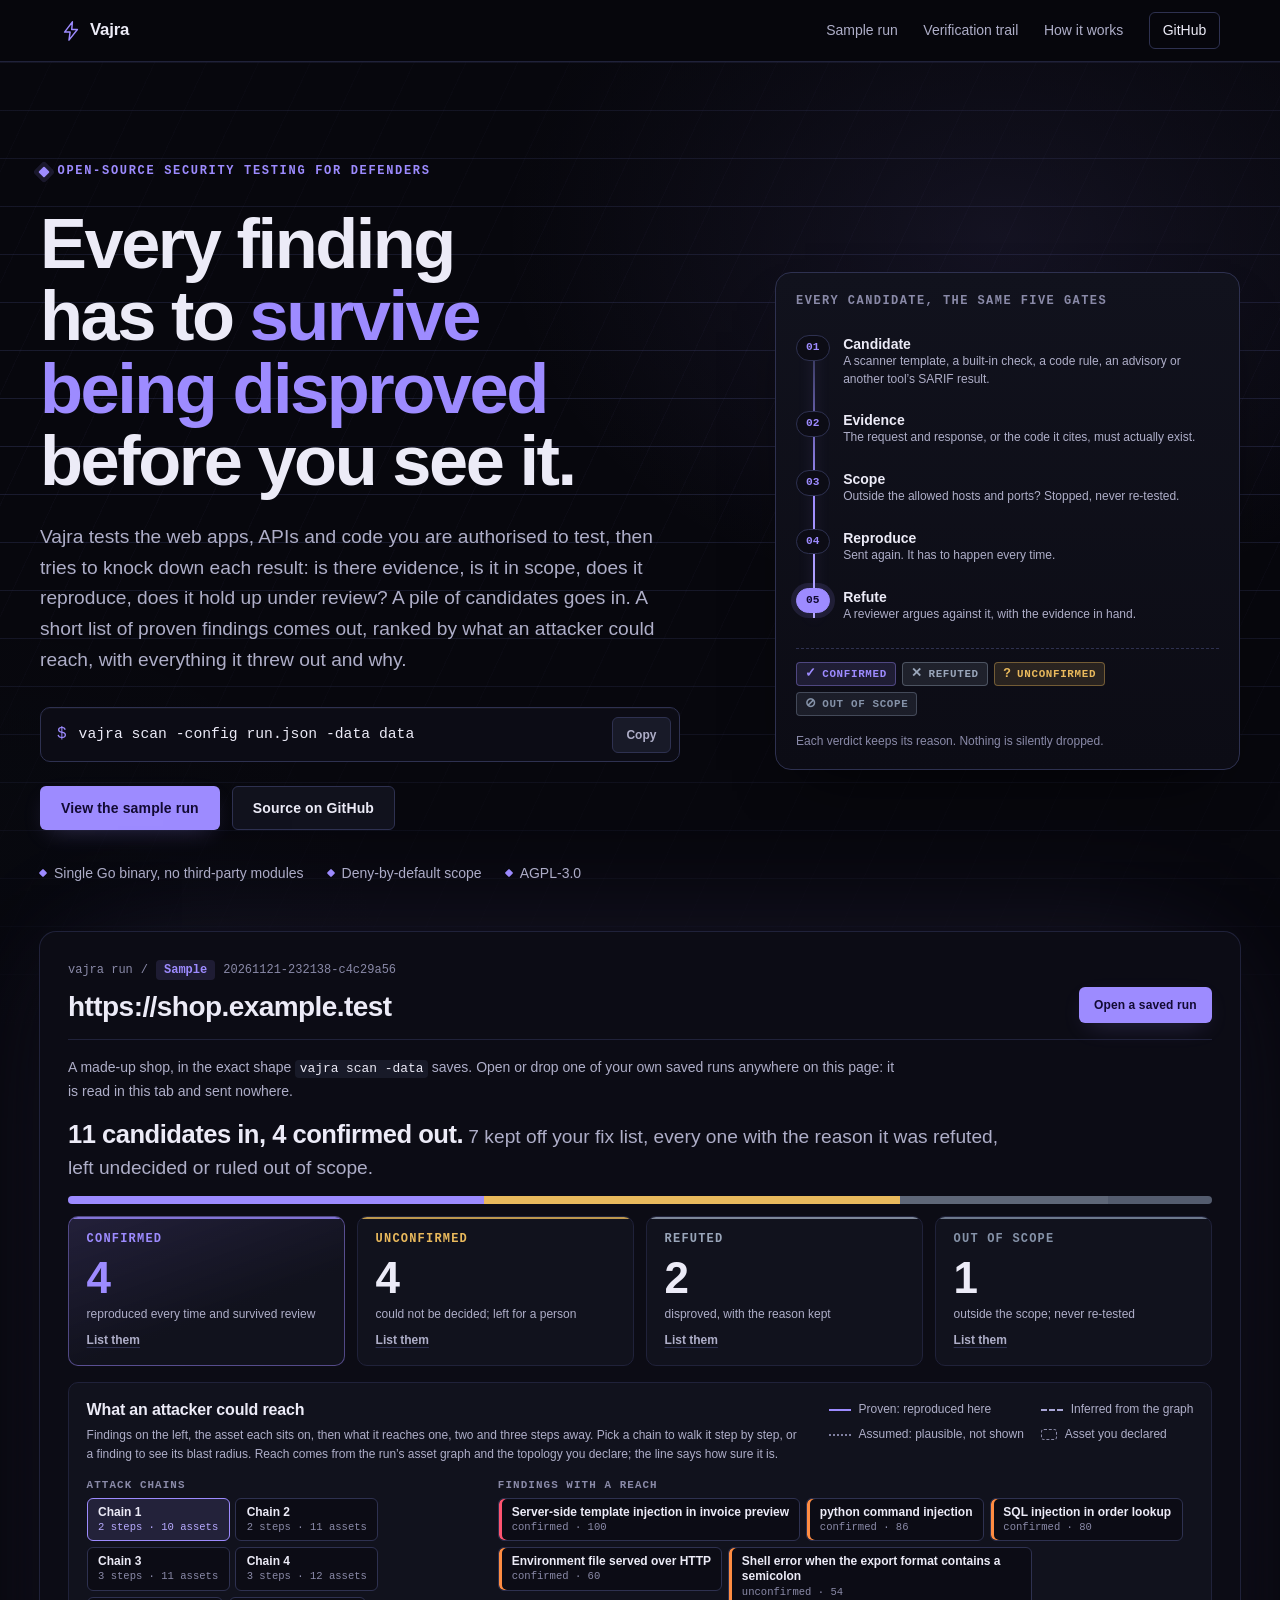
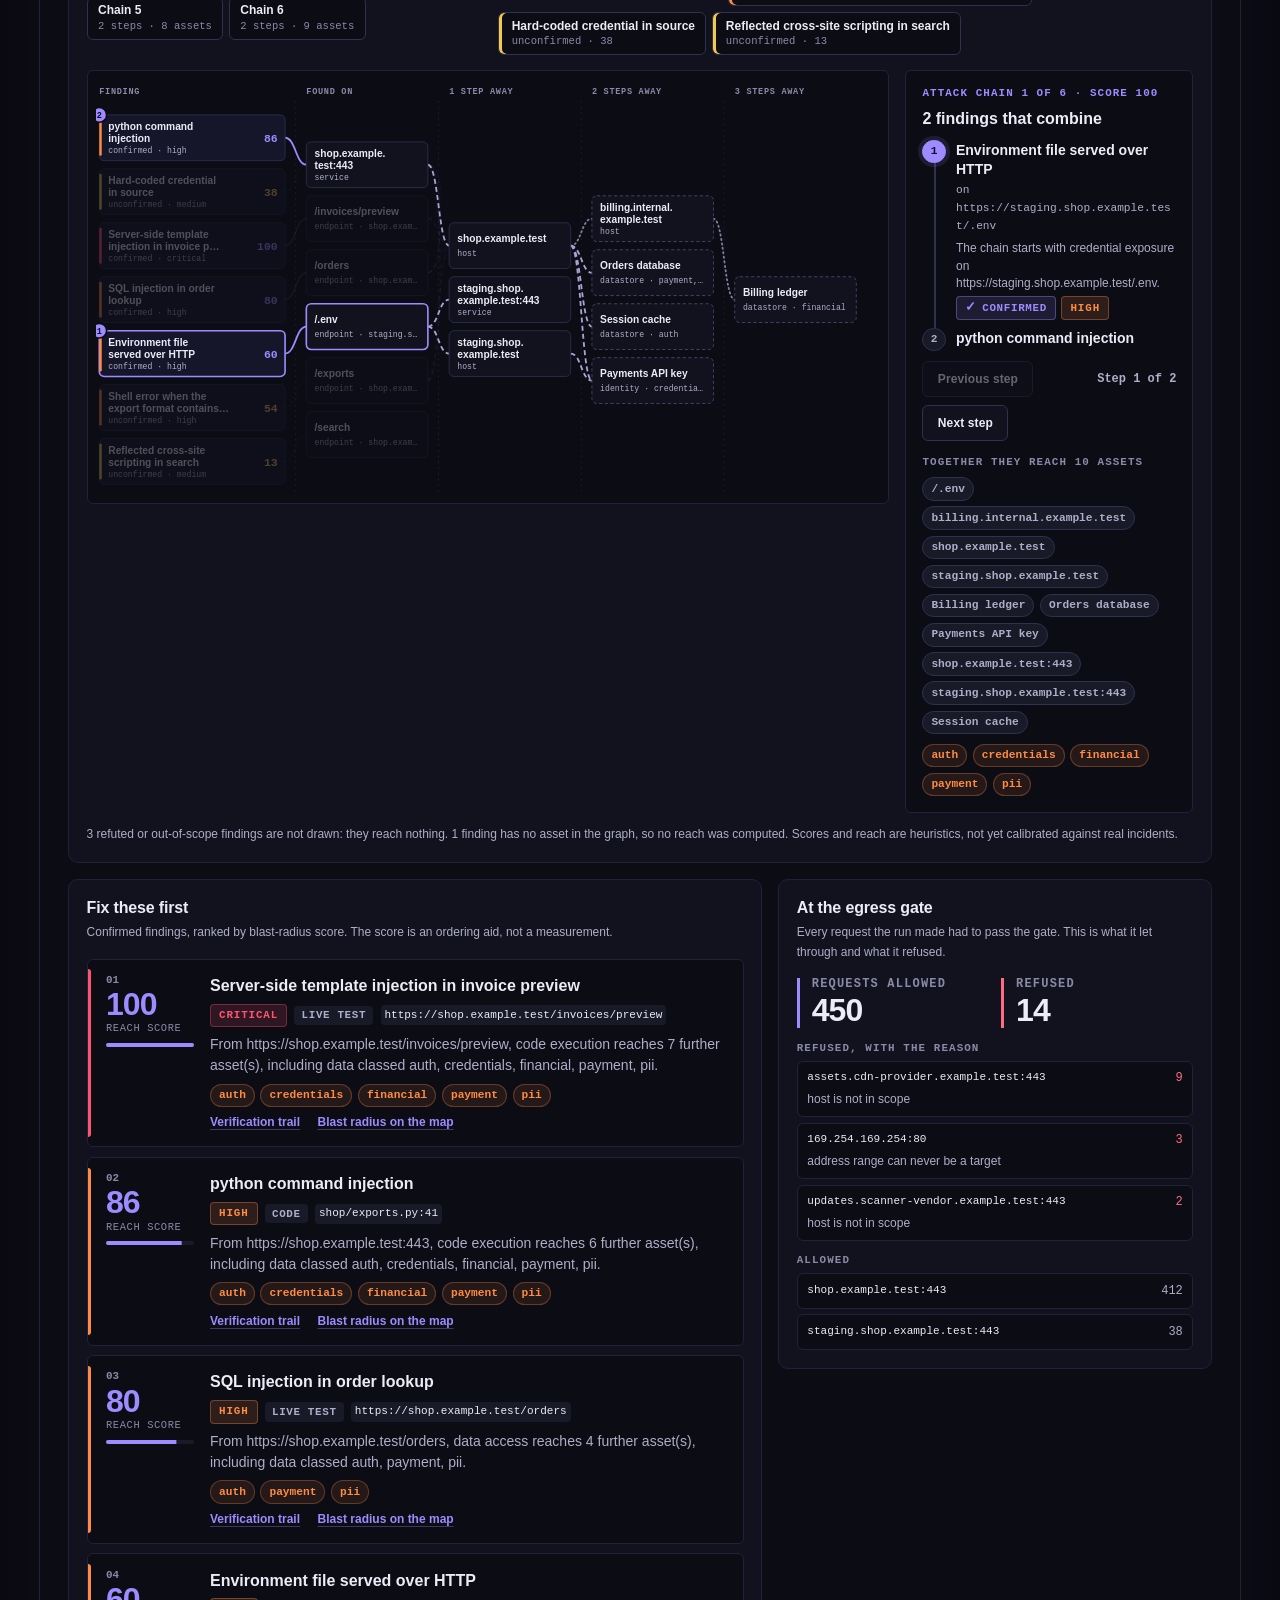
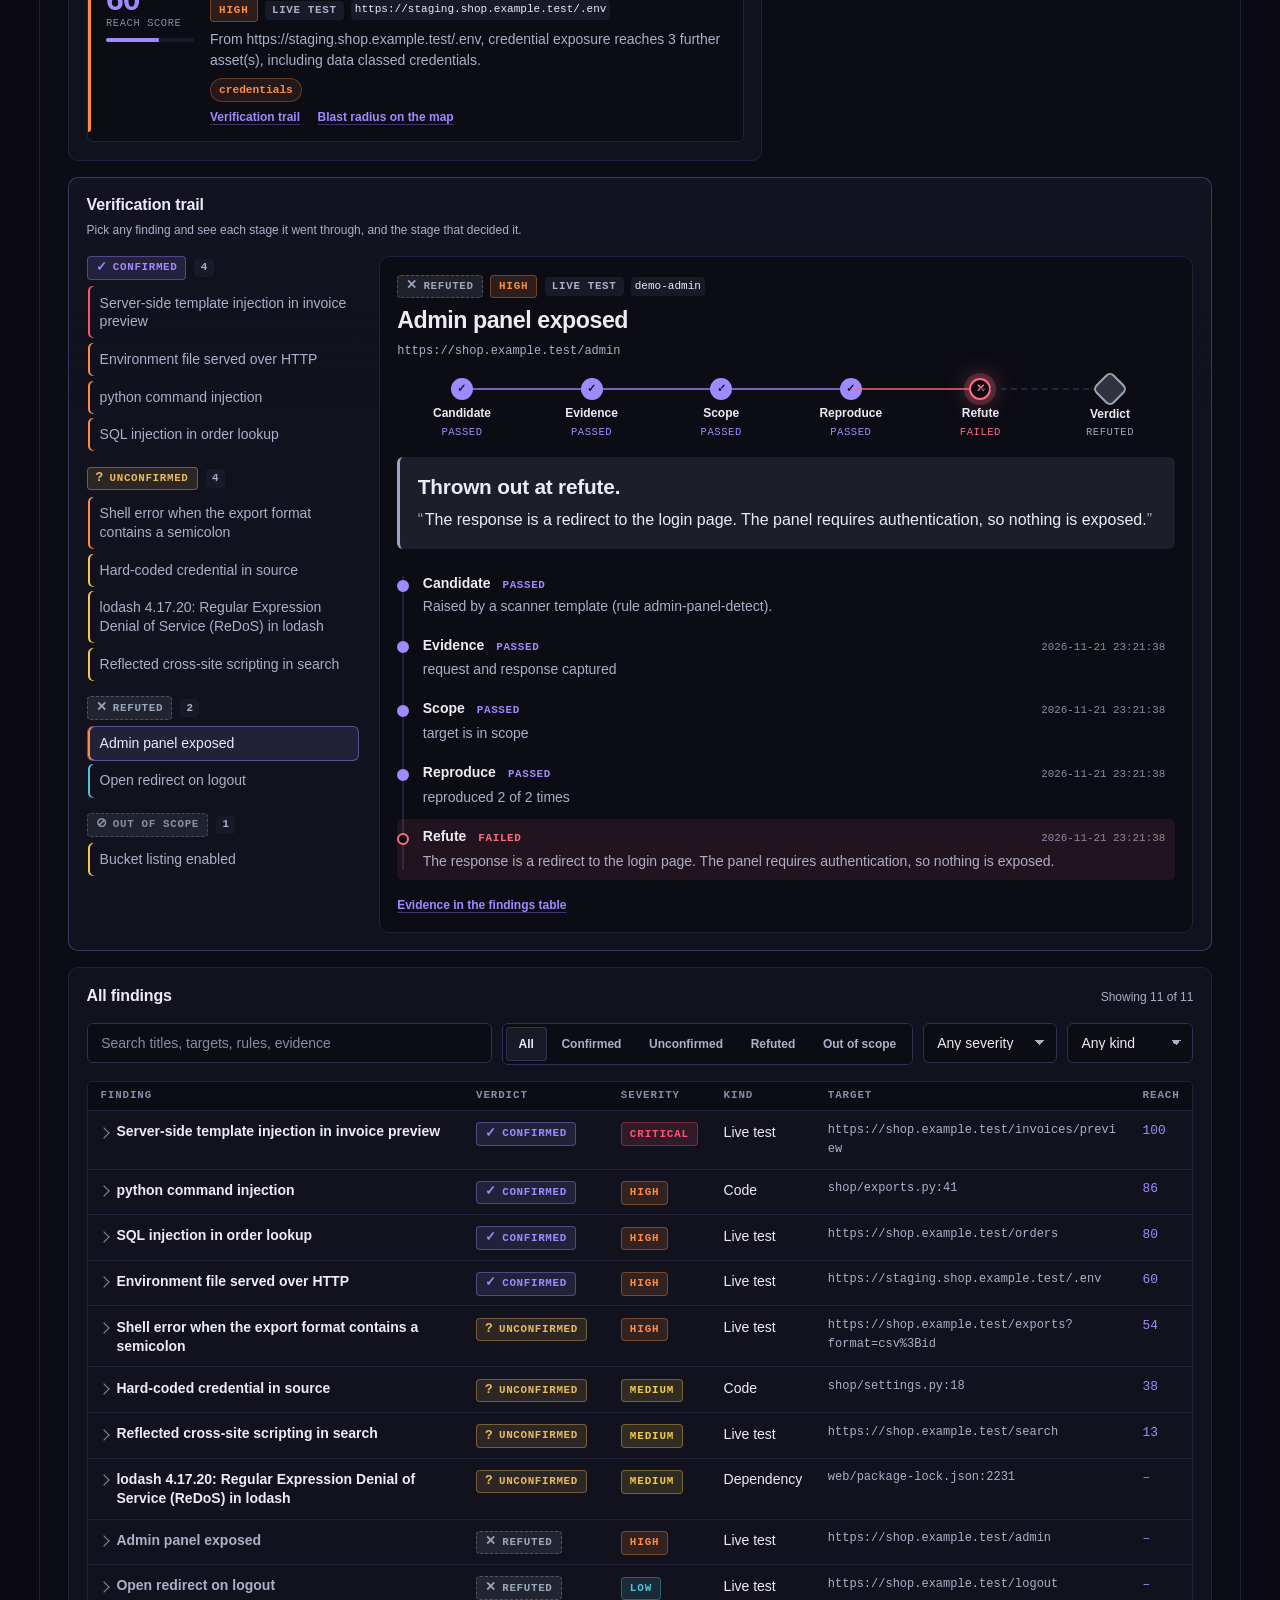
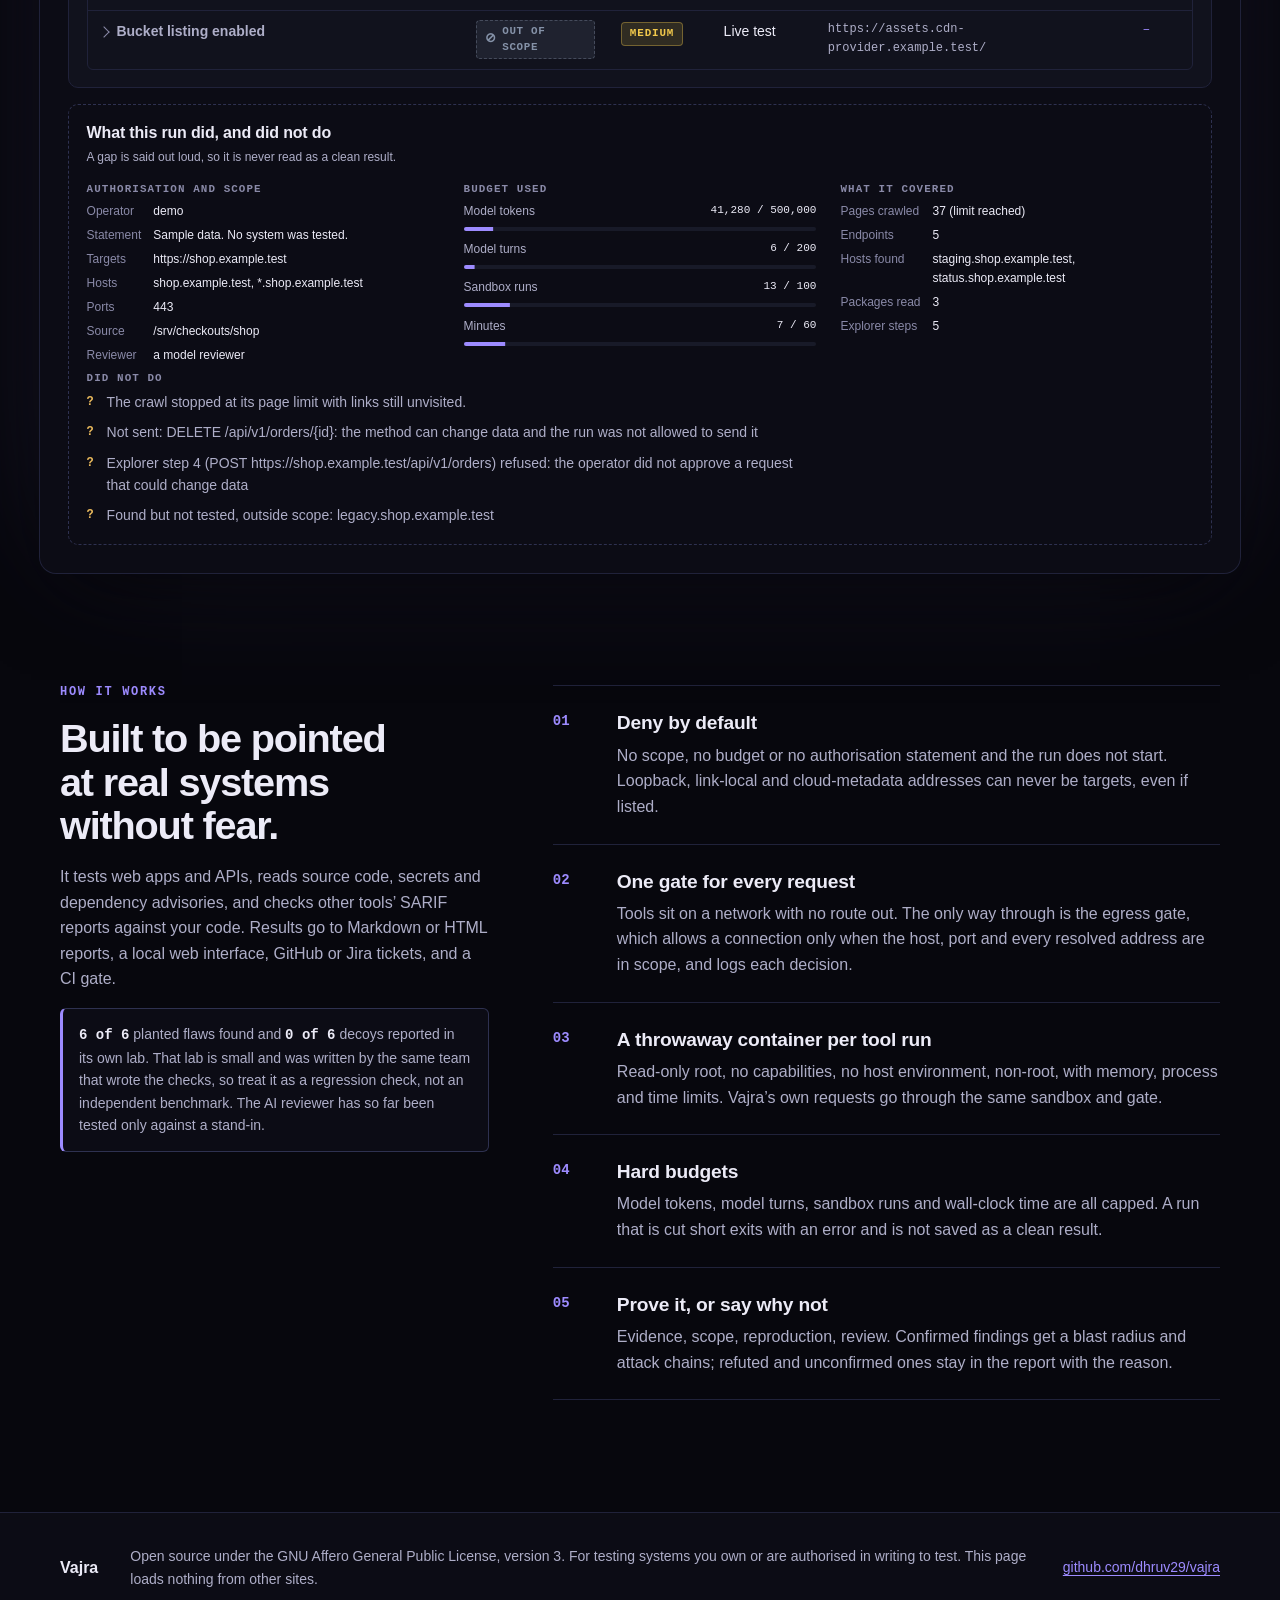
<file: docs/index.html>
<!doctype html>
<html lang="en">
<head>
  <meta charset="utf-8">
  <meta name="viewport" content="width=device-width, initial-scale=1">
  <!-- Nothing is loaded from anywhere else, and a run you open stays in this tab. -->
  <meta http-equiv="Content-Security-Policy" content="default-src 'none'; script-src 'self'; style-src 'self'; img-src 'self' data:; base-uri 'none'; form-action 'none'">
  <meta name="referrer" content="no-referrer">
  <meta name="color-scheme" content="dark">
  <title>Vajra: security testing that tries to disprove every finding first</title>
  <meta name="description" content="Vajra tests web apps, APIs and code you are authorised to test, then puts every result through evidence, scope, reproduction and review. What survives is a short list of proven findings, ranked by what an attacker could reach.">
  <link rel="stylesheet" href="app.css?v=1">
</head>
<body>
  <a class="skip-link" href="#run">Skip to the sample run</a>

  <header class="topbar">
    <div class="topbar-inner">
      <a class="brand" href="#top" aria-label="Vajra, top of page">
        <svg class="brand-mark" viewBox="0 0 24 24" aria-hidden="true" focusable="false">
          <path d="M13.5 2 5 13.2h6L9.8 22 19 10.4h-6.2z" fill="none" stroke="currentColor" stroke-width="1.6" stroke-linejoin="round"/>
        </svg>
        <span>Vajra</span>
      </a>
      <nav class="topnav" aria-label="Main">
        <a href="#run">Sample run</a>
        <a href="#trail-heading">Verification trail</a>
        <a href="#how">How it works</a>
        <a class="topnav-cta" href="https://github.com/dhruv29/vajra" rel="noopener">GitHub</a>
      </nav>
    </div>
  </header>

  <main id="top">
    <section class="hero" aria-labelledby="hero-heading">
      <div class="hero-inner">
        <div class="hero-copy">
          <p class="eyebrow"><span class="eyebrow-dot" aria-hidden="true"></span>Open-source security testing for defenders</p>
          <h1 id="hero-heading">Every finding has to <span class="hl">survive being disproved</span> before you see it.</h1>
          <p class="hero-lede">
            Vajra tests the web apps, APIs and code you are authorised to test, then tries to knock down
            each result: is there evidence, is it in scope, does it reproduce, does it hold up under review?
            A pile of candidates goes in. A short list of proven findings comes out, ranked by what an
            attacker could reach, with everything it threw out and why.
          </p>
          <div class="command">
            <span class="command-prompt" aria-hidden="true">$</span>
            <code id="command-text">vajra scan -config run.json -data data</code>
            <button id="copy" class="command-copy" type="button">Copy</button>
          </div>
          <div class="hero-actions">
            <a class="btn btn-primary" href="#run">View the sample run</a>
            <a class="btn btn-ghost" href="https://github.com/dhruv29/vajra" rel="noopener">Source on GitHub</a>
          </div>
          <ul class="facts" aria-label="Facts">
            <li>Single Go binary, no third-party modules</li>
            <li>Deny-by-default scope</li>
            <li>AGPL-3.0</li>
          </ul>
        </div>

        <figure class="pipe" aria-labelledby="pipe-caption">
          <figcaption id="pipe-caption" class="pipe-caption">Every candidate, the same five gates</figcaption>
          <ol class="pipe-steps">
            <li class="pipe-step"><span class="pipe-n">01</span><strong>Candidate</strong><span class="pipe-sub">A scanner template, a built-in check, a code rule, an advisory or another tool&rsquo;s SARIF result.</span></li>
            <li class="pipe-step"><span class="pipe-n">02</span><strong>Evidence</strong><span class="pipe-sub">The request and response, or the code it cites, must actually exist.</span></li>
            <li class="pipe-step"><span class="pipe-n">03</span><strong>Scope</strong><span class="pipe-sub">Outside the allowed hosts and ports? Stopped, never re-tested.</span></li>
            <li class="pipe-step"><span class="pipe-n">04</span><strong>Reproduce</strong><span class="pipe-sub">Sent again. It has to happen every time.</span></li>
            <li class="pipe-step"><span class="pipe-n">05</span><strong>Refute</strong><span class="pipe-sub">A reviewer argues against it, with the evidence in hand.</span></li>
          </ol>
          <div class="pipe-out" aria-label="Verdicts">
            <span class="verdict-chip" data-status="confirmed">confirmed</span>
            <span class="verdict-chip" data-status="refuted">refuted</span>
            <span class="verdict-chip" data-status="unconfirmed">unconfirmed</span>
            <span class="verdict-chip" data-status="out_of_scope">out of scope</span>
          </div>
          <p class="pipe-foot">Each verdict keeps its reason. Nothing is silently dropped.</p>
        </figure>
      </div>
    </section>

    <section id="run" class="console" aria-labelledby="run-heading">
      <header class="console-bar">
        <div class="console-title">
          <p class="crumb"><span>vajra run</span><span aria-hidden="true">/</span><span id="source-badge" class="badge">Sample</span><span id="run-id" class="crumb-id"></span></p>
          <h2 id="run-heading">Loading</h2>
        </div>
        <div class="console-actions">
          <label class="btn btn-small btn-primary" for="file">Open a saved run</label>
          <input id="file" class="visually-hidden" type="file" accept="application/json,.json">
          <button id="reset" class="btn btn-small btn-ghost" type="button" hidden>Back to the sample</button>
        </div>
      </header>
      <p class="console-hint">A made-up shop, in the exact shape <code>vajra scan -data</code> saves. Open or drop one of your own saved runs anywhere on this page: it is read in this tab and sent nowhere.</p>
      <p id="status" class="status" role="status" aria-live="polite"></p>

      <div class="verdicts">
        <p id="headline" class="headline"></p>
        <svg id="funnel" class="funnel" viewBox="0 0 100 8" preserveAspectRatio="none" aria-hidden="true" focusable="false"></svg>
        <dl id="tally" class="tiles" aria-label="Verdicts"></dl>
      </div>

      <section id="reach-map" class="panel reachmap" aria-labelledby="map-heading">
        <header class="panel-head map-head">
          <div>
            <h3 id="map-heading">What an attacker could reach</h3>
            <p id="map-note" class="panel-note"><span class="wide-only">Findings on the left, the asset each sits on, then what it reaches one, two and three steps away.</span> Pick a chain to walk it step by step, or a finding to see its blast radius. Reach comes from the run&rsquo;s asset graph and the topology you declare; the line says how sure it is.</p>
          </div>
          <ul class="map-legend" aria-label="Legend">
            <li><span class="key key-proven" aria-hidden="true"></span>Proven: reproduced here</li>
            <li><span class="key key-inferred" aria-hidden="true"></span>Inferred from the graph</li>
            <li><span class="key key-assumed" aria-hidden="true"></span>Assumed: plausible, not shown</li>
            <li><span class="key key-declared" aria-hidden="true"></span>Asset you declared</li>
          </ul>
        </header>
        <div class="picker">
          <div class="picker-group">
            <p class="picker-label" id="chains-label">Attack chains</p>
            <ul id="chain-picks" class="pick-list" aria-labelledby="chains-label"></ul>
          </div>
          <div class="picker-group">
            <p class="picker-label" id="finds-label">Findings with a reach</p>
            <ul id="finding-picks" class="pick-list" aria-labelledby="finds-label"></ul>
          </div>
        </div>
        <div class="map-layout">
          <div class="map-canvas" id="map-canvas"></div>
          <div id="map-detail" class="map-detail" aria-live="polite"></div>
        </div>
        <p id="map-caps" class="panel-note map-caps"></p>
        <div class="visually-hidden">
          <h4>Reach map as text</h4>
          <ul id="map-text"></ul>
        </div>
      </section>

      <div class="console-grid">
        <section class="panel queue" aria-labelledby="queue-heading">
          <header class="panel-head">
            <h3 id="queue-heading">Fix these first</h3>
            <p class="panel-note">Confirmed findings, ranked by blast-radius score. The score is an ordering aid, not a measurement.</p>
          </header>
          <ol id="fixfirst" class="fix-list"></ol>
        </section>
        <section class="panel" aria-labelledby="gate-heading">
          <header class="panel-head">
            <h3 id="gate-heading">At the egress gate</h3>
            <p class="panel-note">Every request the run made had to pass the gate. This is what it let through and what it refused.</p>
          </header>
          <div id="gate"></div>
        </section>
      </div>

      <section id="trail" class="panel trail" aria-labelledby="trail-heading">
        <header class="panel-head">
          <h3 id="trail-heading">Verification trail</h3>
          <p class="panel-note">Pick any finding and see each stage it went through, and the stage that decided it.</p>
        </header>
        <div class="trail-layout">
          <div class="trail-pick">
            <label class="select trail-select">
              <span class="visually-hidden">Finding</span>
              <select id="trail-select"></select>
            </label>
            <div id="trail-list" class="trail-list"></div>
          </div>
          <div id="trail-view" class="trail-view" aria-live="polite"></div>
        </div>
      </section>

      <section class="panel inventory" aria-labelledby="findings-heading">
        <header class="panel-head inventory-head">
          <h3 id="findings-heading">All findings</h3>
          <p id="shown" class="panel-note" aria-live="polite"></p>
        </header>
        <div class="toolbar">
          <label class="search">
            <span class="visually-hidden">Search findings</span>
            <input id="query" type="search" placeholder="Search titles, targets, rules, evidence" autocomplete="off" spellcheck="false">
          </label>
          <div class="segmented" role="group" aria-label="Status">
            <button type="button" class="seg" data-status="all" aria-pressed="true">All</button>
            <button type="button" class="seg" data-status="confirmed" aria-pressed="false">Confirmed</button>
            <button type="button" class="seg" data-status="unconfirmed" aria-pressed="false">Unconfirmed</button>
            <button type="button" class="seg" data-status="refuted" aria-pressed="false">Refuted</button>
            <button type="button" class="seg" data-status="out_of_scope" aria-pressed="false">Out of scope</button>
          </div>
          <label class="select">
            <span class="visually-hidden">Severity</span>
            <select id="severity">
              <option value="any">Any severity</option>
              <option value="high">High or worse</option>
              <option value="critical">Critical only</option>
            </select>
          </label>
          <label class="select">
            <span class="visually-hidden">Kind</span>
            <select id="kind">
              <option value="any">Any kind</option>
              <option value="dast">Live test</option>
              <option value="sast">Code</option>
              <option value="sca">Dependency</option>
              <option value="net">Network</option>
            </select>
          </label>
        </div>
        <div id="findings" class="table-wrap"></div>
      </section>

      <section class="panel gaps" aria-labelledby="gaps-heading">
        <header class="panel-head">
          <h3 id="gaps-heading">What this run did, and did not do</h3>
          <p class="panel-note">A gap is said out loud, so it is never read as a clean result.</p>
        </header>
        <div id="coverage" class="coverage"></div>
      </section>
    </section>

    <section id="how" class="how" aria-labelledby="how-heading">
      <div class="how-intro">
        <p class="eyebrow">How it works</p>
        <h2 id="how-heading">Built to be pointed at real systems without fear.</h2>
        <p>It tests web apps and APIs, reads source code, secrets and dependency advisories, and checks other tools&rsquo; SARIF reports against your code. Results go to Markdown or HTML reports, a local web interface, GitHub or Jira tickets, and a CI gate.</p>
        <p class="bench"><strong>6 of 6</strong> planted flaws found and <strong>0 of 6</strong> decoys reported in its own lab. That lab is small and was written by the same team that wrote the checks, so treat it as a regression check, not an independent benchmark. The AI reviewer has so far been tested only against a stand-in.</p>
      </div>
      <ol class="principles">
        <li>
          <h3>Deny by default</h3>
          <p>No scope, no budget or no authorisation statement and the run does not start. Loopback, link-local and cloud-metadata addresses can never be targets, even if listed.</p>
        </li>
        <li>
          <h3>One gate for every request</h3>
          <p>Tools sit on a network with no route out. The only way through is the egress gate, which allows a connection only when the host, port and every resolved address are in scope, and logs each decision.</p>
        </li>
        <li>
          <h3>A throwaway container per tool run</h3>
          <p>Read-only root, no capabilities, no host environment, non-root, with memory, process and time limits. Vajra&rsquo;s own requests go through the same sandbox and gate.</p>
        </li>
        <li>
          <h3>Hard budgets</h3>
          <p>Model tokens, model turns, sandbox runs and wall-clock time are all capped. A run that is cut short exits with an error and is not saved as a clean result.</p>
        </li>
        <li>
          <h3>Prove it, or say why not</h3>
          <p>Evidence, scope, reproduction, review. Confirmed findings get a blast radius and attack chains; refuted and unconfirmed ones stay in the report with the reason.</p>
        </li>
      </ol>
    </section>
  </main>

  <footer class="footer">
    <div class="footer-inner">
      <p class="footer-brand">Vajra</p>
      <p>Open source under the GNU Affero General Public License, version 3. For testing systems you own or are authorised in writing to test. This page loads nothing from other sites.</p>
      <a href="https://github.com/dhruv29/vajra" rel="noopener">github.com/dhruv29/vajra</a>
    </div>
  </footer>

  <div id="drop" class="drop" hidden><p>Drop the run to read it here</p></div>

  <script src="sample.js?v=1"></script>
  <script src="map.js?v=1"></script>
  <script src="app.js?v=1"></script>
</body>
</html>
</file>
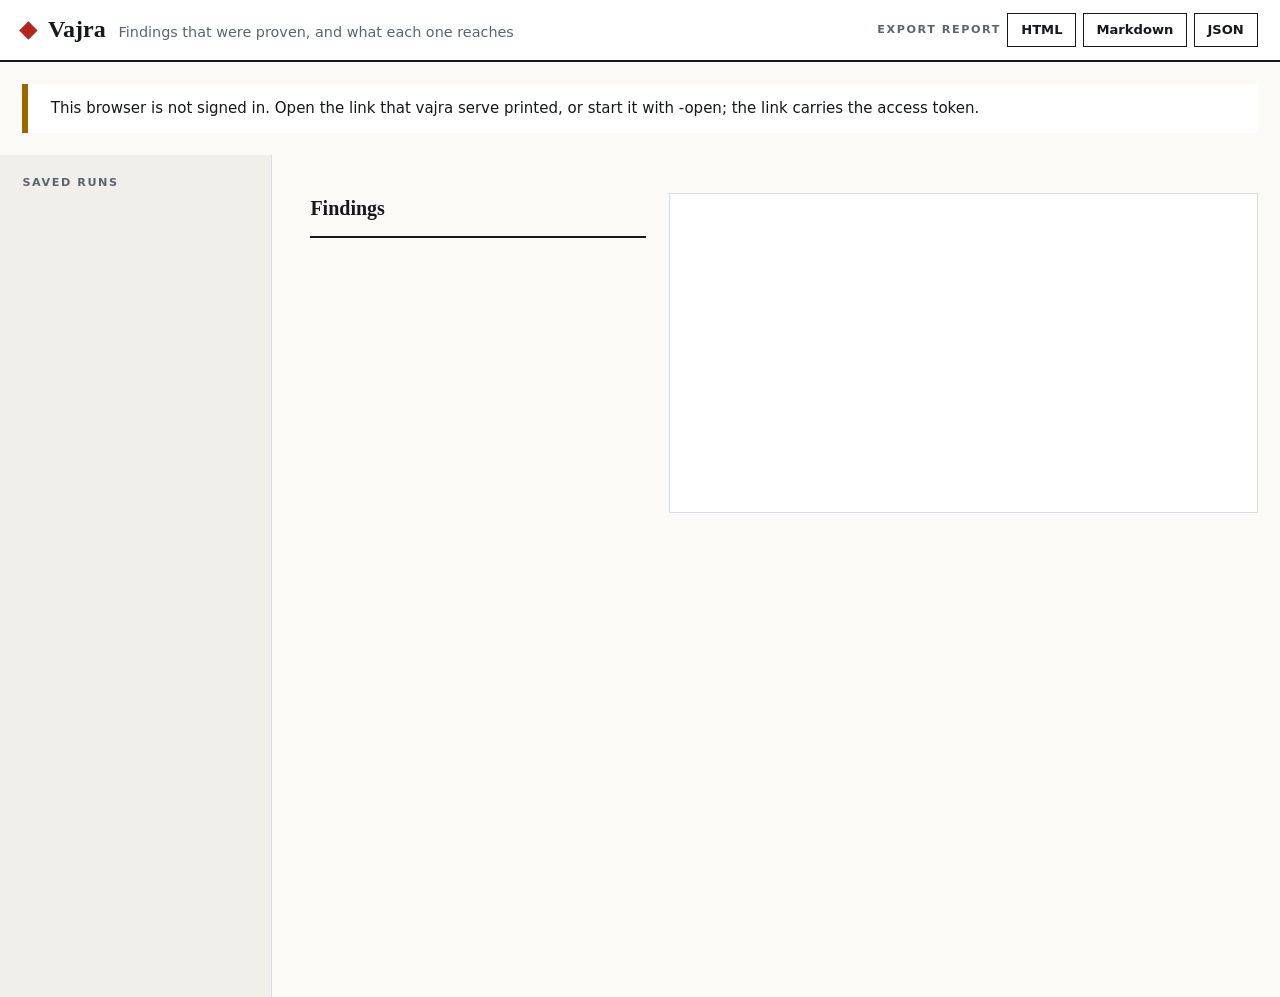
<file: internal/server/web/index.html>
<!doctype html>
<html lang="en">
<head>
  <meta charset="utf-8">
  <meta name="viewport" content="width=device-width, initial-scale=1">
  <title>Vajra</title>
  <link rel="stylesheet" href="app.css">
  <script type="module" src="app.js"></script>
</head>
<body>
  <a class="skip" href="#findings-heading">Skip to findings</a>
  <header class="masthead">
    <div class="brand">
      <span class="mark" aria-hidden="true"></span>
      <strong>Vajra</strong>
      <span class="tagline">Findings that were proven, and what each one reaches</span>
    </div>
    <div class="exports" id="exports" hidden>
      <span class="eyebrow">Export report</span>
      <button type="button" data-format="html">HTML</button>
      <button type="button" data-format="md">Markdown</button>
      <button type="button" data-format="json">JSON</button>
    </div>
  </header>

  <p id="notice" class="notice" role="status" hidden></p>

  <div class="layout">
    <nav class="rail" aria-labelledby="runs-heading">
      <h2 id="runs-heading" class="eyebrow">Saved runs</h2>
      <ol id="runs" class="runs"></ol>
    </nav>

    <main>
      <section id="overview" class="overview" aria-labelledby="overview-heading" hidden>
        <p class="eyebrow" id="overview-eyebrow"></p>
        <h1 id="overview-heading"></h1>
        <dl id="overview-meta" class="meta"></dl>
        <div id="counts" class="counts" role="group" aria-label="Filter findings by status"></div>
        <div id="kinds" class="kinds" role="group" aria-label="Filter findings by how they were found"></div>
      </section>

      <section id="chains" class="chains" aria-labelledby="chains-heading" hidden>
        <h2 id="chains-heading">Attack chains</h2>
        <p class="basis">Confirmed findings that combine: each step becomes possible from somewhere the step before it reaches. Select a step to see that finding.</p>
        <ol id="chains-body" class="chain-list"></ol>
        <div id="chains-more"></div>
      </section>

      <div class="workbench" id="workbench" hidden>
        <section class="list" aria-labelledby="findings-heading">
          <h2 id="findings-heading">Findings</h2>
          <ol id="findings" class="findings"></ol>
        </section>

        <section class="detail" id="detail" tabindex="-1" aria-live="polite" aria-labelledby="detail-heading">
          <h2 id="detail-heading" class="visually-hidden">Finding detail</h2>
          <div id="detail-body"></div>
        </section>
      </div>

      <section id="reach" class="reach" aria-labelledby="reach-heading" hidden>
        <h2 id="reach-heading">What this run touched</h2>
        <div id="reach-body"></div>
      </section>

      <section id="activity" class="activity" aria-labelledby="activity-heading" hidden>
        <h2 id="activity-heading">Activity</h2>
        <div id="activity-body"></div>
      </section>
    </main>
  </div>
</body>
</html>
</file>
<file: docs/app.css>
/* Vajra. Sibling of Pinaka's dark "control room": the page is a product console
   first and a landing page second. One signal colour, an electric violet-blue
   (the thunderbolt), for the brand, actions and anything proven. Every other
   colour means a verdict, a severity or how sure a line of reach is. */

:root {
  /* surfaces */
  --bg: #07070d;
  --surface-1: #0c0c15;
  --surface-2: #11121d;
  --surface-3: #181a28;
  --line: #20223a;
  --line-strong: #2e3150;

  /* text */
  --text: #ecebf7;
  --text-muted: #aeaec8;
  --text-faint: #8a8aa8;

  /* signal */
  --accent: #9d8bff;
  --accent-hi: #b7aaff;
  --accent-ink: #120a33;
  --accent-soft: rgb(157 139 255 / 0.13);
  --accent-glow: rgb(157 139 255 / 0.32);

  /* semantic: verdict */
  --st-confirmed: var(--accent);
  --st-unconfirmed: #e9b95c;
  --st-refuted: #9aa6ba;
  --st-oos: #8592a8;
  --fail: #ff6b81;

  /* semantic: severity */
  --sev-critical: #ff5470;
  --sev-high: #ff8c42;
  --sev-medium: #f2c94c;
  --sev-low: #4fc3d9;
  --sev-info: #94a3b8;

  /* semantic: confidence of reach */
  --conf-proven: var(--accent);
  --conf-inferred: #a9a6d6;
  --conf-assumed: #7f7fa0;

  /* type */
  --font-sans: ui-sans-serif, -apple-system, BlinkMacSystemFont, "SF Pro Text", "Segoe UI Variable Text", "Segoe UI", Roboto, "Helvetica Neue", Arial, sans-serif;
  --font-display: ui-sans-serif, -apple-system, BlinkMacSystemFont, "SF Pro Display", "Segoe UI Variable Display", "Segoe UI", Roboto, "Helvetica Neue", Arial, sans-serif;
  --font-mono: ui-monospace, "SF Mono", SFMono-Regular, "Cascadia Code", "JetBrains Mono", Menlo, Consolas, "Liberation Mono", monospace;
  --text-xs: 0.75rem;
  --text-sm: 0.875rem;
  --text-base: 1rem;
  --text-lg: clamp(1.05rem, 1rem + 0.3vw, 1.2rem);
  --text-h2: clamp(1.6rem, 1.2rem + 1.6vw, 2.5rem);
  --text-hero: clamp(2.2rem, 1.1rem + 4.2vw, 4.4rem);

  /* space and shape */
  --gutter: clamp(1rem, 0.5rem + 2.5vw, 2.5rem);
  --space-section: clamp(4rem, 3rem + 5vw, 8rem);
  --max: 1240px;
  --radius-sm: 6px;
  --radius: 10px;
  --radius-lg: 16px;
  --shadow-console: 0 0 0 1px var(--line), 0 30px 80px -20px rgb(0 0 0 / 0.75), 0 0 140px -40px rgb(157 139 255 / 0.22);

  /* motion */
  --duration-fast: 140ms;
  --duration-normal: 320ms;
  --ease-out-expo: cubic-bezier(0.16, 1, 0.3, 1);
}

*, *::before, *::after { box-sizing: border-box; }
[hidden] { display: none !important; }

html { scroll-behavior: smooth; scroll-padding-top: 5rem; }

body {
  margin: 0;
  background: var(--bg);
  color: var(--text);
  font: 400 var(--text-base)/1.6 var(--font-sans);
  -webkit-font-smoothing: antialiased;
  overflow-x: hidden;
}

h1, h2, h3, h4, h5, p { margin: 0; }
a { color: var(--accent); text-underline-offset: 3px; }
code, .mono { font-family: var(--font-mono); font-size: 0.92em; }
p code, li code { color: var(--text); background: var(--surface-3); padding: 0.1em 0.35em; border-radius: 4px; }
blockquote { margin: 0; }

:focus-visible { outline: 2px solid var(--accent); outline-offset: 2px; border-radius: 4px; }

.visually-hidden {
  position: absolute; width: 1px; height: 1px; overflow: hidden;
  clip: rect(0 0 0 0); clip-path: inset(50%); white-space: nowrap;
}

.skip-link {
  position: absolute; left: 1rem; top: 1rem; z-index: 50;
  padding: 0.6rem 1rem; background: var(--accent); color: var(--accent-ink);
  border-radius: var(--radius-sm); font-weight: 600;
  transform: translateY(-200%);
}
.skip-link:focus { transform: none; }

/* ---------- buttons ---------- */

.btn {
  display: inline-flex; align-items: center; justify-content: center; gap: 0.5rem;
  min-height: 2.75rem; padding: 0 1.25rem;
  border: 1px solid transparent; border-radius: var(--radius-sm);
  font: 600 var(--text-sm)/1 var(--font-sans); letter-spacing: 0.01em;
  text-decoration: none; cursor: pointer;
  transition: transform var(--duration-fast) ease, opacity var(--duration-fast) ease;
}
.btn:active { transform: translateY(1px) scale(0.99); }
.btn:disabled { opacity: 0.4; cursor: default; }
.btn-primary { background: var(--accent); color: var(--accent-ink); box-shadow: 0 8px 26px -10px var(--accent-glow); }
.btn-primary:hover { background: var(--accent-hi); }
.btn-ghost { background: var(--surface-2); color: var(--text); border-color: var(--line-strong); }
.btn-ghost:hover:not(:disabled) { border-color: var(--text-faint); background: var(--surface-3); }
.btn-small { min-height: 2.25rem; padding: 0 0.9rem; font-size: var(--text-xs); }
.console-actions:has(#file:focus-visible) label[for="file"] { outline: 2px solid var(--accent); outline-offset: 2px; }

.link-button {
  padding: 0; border: 0; background: none; cursor: pointer; text-align: left;
  color: var(--accent); font: 600 var(--text-xs)/1.4 var(--font-sans);
  text-decoration: underline; text-decoration-color: rgb(157 139 255 / 0.35); text-underline-offset: 3px;
}
.link-button:hover { text-decoration-color: var(--accent); }

/* ---------- top bar ---------- */

.topbar {
  position: sticky; top: 0; z-index: 20;
  background: rgb(7 7 13 / 0.82);
  backdrop-filter: blur(12px);
  border-bottom: 1px solid var(--line);
}
.topbar-inner {
  max-width: var(--max); margin: 0 auto; padding: 0.75rem var(--gutter);
  display: flex; align-items: center; justify-content: space-between; gap: 1rem;
}
.brand {
  display: inline-flex; align-items: center; gap: 0.5rem;
  color: var(--text); text-decoration: none;
  font: 700 1.05rem/1 var(--font-display); letter-spacing: -0.01em;
}
.brand-mark { width: 22px; height: 22px; color: var(--accent); }
.topnav { display: flex; align-items: center; gap: clamp(0.75rem, 2vw, 1.75rem); font-size: var(--text-sm); }
.topnav a { color: var(--text-muted); text-decoration: none; }
.topnav a:hover { color: var(--text); }
.topnav .topnav-cta {
  color: var(--text); padding: 0.4rem 0.8rem;
  border: 1px solid var(--line-strong); border-radius: var(--radius-sm);
}
.topnav .topnav-cta:hover { border-color: var(--accent); }

/* ---------- hero ---------- */

.hero {
  position: relative;
  padding: clamp(3rem, 2rem + 5vw, 6.5rem) var(--gutter) clamp(7rem, 6rem + 4vw, 9rem);
  background:
    radial-gradient(55% 55% at 78% 18%, rgb(157 139 255 / 0.14), transparent 70%),
    radial-gradient(45% 60% at 0% 100%, rgb(79 195 217 / 0.05), transparent 70%),
    repeating-linear-gradient(115deg, transparent 0 46px, rgb(157 139 255 / 0.035) 46px 47px),
    linear-gradient(var(--line) 1px, transparent 1px) 0 0 / 48px 48px,
    var(--bg);
}
.hero::after {
  content: ""; position: absolute; inset: 0; pointer-events: none;
  background: linear-gradient(180deg, rgb(7 7 13 / 0.55), rgb(7 7 13 / 0.2) 40%, var(--bg));
}
.hero-inner > * { min-width: 0; }
.hero-inner {
  position: relative; z-index: 1;
  max-width: var(--max); margin: 0 auto;
  display: grid; grid-template-columns: minmax(0, 1.25fr) minmax(0, 0.85fr);
  gap: clamp(2rem, 4vw, 4.5rem); align-items: center;
}
.eyebrow {
  display: inline-flex; align-items: center; gap: 0.6rem;
  font: 600 var(--text-xs)/1.3 var(--font-mono); text-transform: uppercase; letter-spacing: 0.14em;
  color: var(--accent);
}
.eyebrow-dot { flex: none; width: 8px; height: 8px; border-radius: 1px; background: var(--accent); transform: rotate(45deg); box-shadow: 0 0 0 4px var(--accent-soft); }
.hero h1 {
  margin-top: 1.5rem;
  font: 700 var(--text-hero)/1.03 var(--font-display);
  letter-spacing: -0.035em;
  text-wrap: balance;
}
.hero h1 .hl { color: var(--accent); }
.hero-lede { margin-top: 1.5rem; max-width: 40rem; font-size: var(--text-lg); color: var(--text-muted); }

.command {
  margin-top: 2rem; max-width: 40rem;
  display: flex; align-items: center; gap: 0.75rem;
  padding: 0.5rem 0.5rem 0.5rem 1rem;
  background: var(--surface-1); border: 1px solid var(--line-strong); border-radius: var(--radius);
  box-shadow: inset 0 1px 0 rgb(255 255 255 / 0.03);
}
.command-prompt { font-family: var(--font-mono); color: var(--accent); }
.command code { flex: 1; min-width: 0; overflow-x: auto; white-space: nowrap; color: var(--text); padding: 0.4rem 0; }
.command-copy {
  flex: none; min-height: 2.25rem; padding: 0 0.85rem;
  background: var(--surface-3); color: var(--text-muted);
  border: 1px solid var(--line-strong); border-radius: var(--radius-sm);
  font: 600 var(--text-xs)/1 var(--font-sans); cursor: pointer;
}
.command-copy:hover { color: var(--text); border-color: var(--text-faint); }

.hero-actions { margin-top: 1.5rem; display: flex; flex-wrap: wrap; gap: 0.75rem; }
.facts {
  margin: 2rem 0 0; padding: 0; list-style: none;
  display: flex; flex-wrap: wrap; gap: 0.5rem 1.5rem;
  font-size: var(--text-sm); color: var(--text-muted);
}
.facts li { display: inline-flex; align-items: center; gap: 0.5rem; }
.facts li::before { content: ""; width: 6px; height: 6px; border-radius: 1px; background: var(--accent); transform: rotate(45deg); }

/* pipeline diagram */
.pipe {
  margin: 0; padding: 1.25rem 1.25rem 1.1rem;
  background: linear-gradient(180deg, var(--surface-2), var(--surface-1));
  border: 1px solid var(--line-strong); border-radius: var(--radius-lg);
  box-shadow: 0 30px 60px -30px rgb(0 0 0 / 0.8);
  display: grid; gap: 1rem;
}
.pipe-caption { font: 600 var(--text-xs)/1.4 var(--font-mono); letter-spacing: 0.12em; text-transform: uppercase; color: var(--text-faint); }
.pipe-steps { position: relative; margin: 0; padding: 0; list-style: none; display: grid; gap: 0.35rem; }
.pipe-steps::before {
  content: ""; position: absolute; left: 1.05rem; top: 0.9rem; bottom: 0.9rem; width: 2px;
  background: linear-gradient(var(--line-strong), var(--accent) 55%, var(--accent-hi));
  box-shadow: 0 0 14px var(--accent-glow);
}
.pipe-step {
  position: relative; display: grid; grid-template-columns: 2.1rem minmax(0, 1fr); column-gap: 0.85rem;
  padding: 0.55rem 0.75rem 0.55rem 0; border-radius: var(--radius-sm);
}
.pipe-step strong { font-size: var(--text-sm); line-height: 1.3; }
.pipe-n {
  grid-row: span 2; align-self: start; justify-self: center; z-index: 1;
  display: grid; place-items: center; width: 2.1rem; height: 1.6rem;
  font: 600 0.7rem/1 var(--font-mono); color: var(--accent);
  background: var(--surface-1); border: 1px solid var(--line-strong); border-radius: 999px;
}
.pipe-step:last-child .pipe-n { color: var(--accent-ink); background: var(--accent); border-color: var(--accent); box-shadow: 0 0 0 5px var(--accent-soft); }
.pipe-sub { font-size: var(--text-xs); color: var(--text-muted); line-height: 1.45; }
.pipe-out { display: flex; flex-wrap: wrap; gap: 0.4rem; padding-top: 0.85rem; border-top: 1px dashed var(--line-strong); }
.pipe-foot { font-size: var(--text-xs); color: var(--text-faint); }

/* verdict pills, shared */
.verdict-chip, .status-pill {
  display: inline-flex; align-items: center; gap: 0.35rem;
  padding: 0.2rem 0.5rem; border-radius: 4px;
  font: 700 0.68rem/1.4 var(--font-mono); letter-spacing: 0.06em; text-transform: uppercase;
  color: var(--st); background: color-mix(in srgb, var(--st) 13%, transparent);
  border: 1px solid color-mix(in srgb, var(--st) 38%, transparent);
}
.verdict-chip::before, .status-pill::before { font-size: 0.8rem; line-height: 1; }
[data-status="confirmed"] { --st: var(--st-confirmed); }
[data-status="unconfirmed"] { --st: var(--st-unconfirmed); }
[data-status="refuted"] { --st: var(--st-refuted); }
[data-status="out_of_scope"] { --st: var(--st-oos); }
.status-pill[data-status="confirmed"]::before, .verdict-chip[data-status="confirmed"]::before { content: "✓"; }
.status-pill[data-status="unconfirmed"]::before, .verdict-chip[data-status="unconfirmed"]::before { content: "?"; }
.status-pill[data-status="refuted"]::before, .verdict-chip[data-status="refuted"]::before { content: "✕"; }
.status-pill[data-status="out_of_scope"]::before, .verdict-chip[data-status="out_of_scope"]::before { content: "⊘"; }
.status-pill[data-status="refuted"], .status-pill[data-status="out_of_scope"] { border-style: dashed; }

/* ---------- console ---------- */

.console {
  position: relative; z-index: 2;
  width: min(100% - 2 * var(--gutter), var(--max) + 2rem);
  margin: calc(-1 * clamp(4.5rem, 4rem + 3vw, 6rem)) auto 0;
  padding: clamp(1rem, 0.6rem + 1.5vw, 1.75rem);
  background: var(--surface-1);
  border-radius: var(--radius-lg);
  box-shadow: var(--shadow-console);
  display: grid; gap: 1rem;
}
.console > * { min-width: 0; }
.console-bar {
  display: flex; flex-wrap: wrap; align-items: flex-end; justify-content: space-between; gap: 1rem;
  padding-bottom: 1rem; border-bottom: 1px solid var(--line);
}
.console-title { min-width: 0; }
.crumb {
  display: flex; flex-wrap: wrap; align-items: center; gap: 0.5rem;
  font: 500 var(--text-xs)/1 var(--font-mono); color: var(--text-faint);
}
.crumb-id { overflow-wrap: anywhere; }
.badge {
  padding: 0.25rem 0.5rem; border-radius: 4px;
  color: var(--accent); background: var(--accent-soft); font-weight: 600;
}
.console h2 {
  margin-top: 0.6rem;
  font: 700 clamp(1.25rem, 1rem + 1vw, 1.75rem)/1.2 var(--font-display); letter-spacing: -0.02em;
  overflow-wrap: anywhere;
}
.console-actions { display: flex; flex-wrap: wrap; gap: 0.5rem; }
.console-hint { font-size: var(--text-sm); color: var(--text-muted); max-width: 52rem; }
.status:empty { display: none; }
.status {
  padding: 0.7rem 0.9rem; border-radius: var(--radius-sm);
  border: 1px solid var(--line-strong); background: var(--surface-2); font-size: var(--text-sm);
}

/* verdict headline and tiles */
.verdicts { display: grid; gap: 0.75rem; }
.headline { font-size: var(--text-lg); color: var(--text-muted); max-width: 60rem; text-wrap: pretty; }
.headline strong { color: var(--text); font: 700 clamp(1.2rem, 1rem + 0.9vw, 1.6rem)/1.3 var(--font-display); letter-spacing: -0.02em; }
.funnel { display: block; width: 100%; height: 8px; border-radius: 4px; overflow: hidden; background: var(--surface-3); }
.funnel .fill { fill: var(--st); }
.funnel .fill[data-status="refuted"], .funnel .fill[data-status="out_of_scope"] { fill-opacity: 0.55; }
.tiles { margin: 0; display: grid; grid-template-columns: repeat(4, minmax(0, 1fr)); gap: 0.75rem; }
.tile {
  position: relative; padding: 1rem 1.1rem; min-width: 0; overflow: hidden;
  background: var(--surface-2); border: 1px solid var(--line); border-radius: var(--radius);
}
.tile::before { content: ""; position: absolute; left: 0; right: 0; top: 0; height: 2px; background: var(--st); opacity: 0.8; }
.tile dt { font: 600 var(--text-xs)/1 var(--font-mono); letter-spacing: 0.1em; text-transform: uppercase; color: var(--st); }
.tile dd { margin: 0.7rem 0 0; display: grid; gap: 0.3rem; justify-items: start; }
.tile-value { font: 700 clamp(2rem, 1.5rem + 1.6vw, 2.75rem)/1 var(--font-display); letter-spacing: -0.03em; font-variant-numeric: tabular-nums; }
.tile-sub { font-size: var(--text-xs); color: var(--text-muted); }
.tile[data-status="confirmed"] { background: linear-gradient(160deg, rgb(157 139 255 / 0.16), var(--surface-2) 62%); border-color: rgb(157 139 255 / 0.45); }
.tile[data-status="confirmed"] .tile-value { color: var(--accent); }
.tile-link {
  margin-top: 0.2rem; padding: 0; border: 0; background: none; cursor: pointer;
  color: var(--text-muted); font: 600 var(--text-xs)/1.4 var(--font-sans);
  text-decoration: underline; text-decoration-color: var(--line-strong); text-underline-offset: 3px;
}
.tile-link:hover { color: var(--text); text-decoration-color: var(--st); }

[data-sev="critical"] { --sev: var(--sev-critical); }
[data-sev="high"] { --sev: var(--sev-high); }
[data-sev="medium"] { --sev: var(--sev-medium); }
[data-sev="low"] { --sev: var(--sev-low); }
[data-sev="info"] { --sev: var(--sev-info); }

/* panels */
.console-grid { display: grid; grid-template-columns: minmax(0, 1.6fr) minmax(0, 1fr); gap: 1rem; align-items: start; }
.panel {
  min-width: 0; padding: 1.1rem;
  background: var(--surface-2); border: 1px solid var(--line); border-radius: var(--radius);
}
.panel-head { display: grid; gap: 0.3rem; margin-bottom: 1rem; }
.panel h3 { font: 650 var(--text-base)/1.3 var(--font-display); letter-spacing: -0.01em; }
.panel-note { font-size: var(--text-xs); color: var(--text-muted); }
.mini-head { margin: 0.9rem 0 0.45rem; font: 600 0.68rem/1 var(--font-mono); text-transform: uppercase; letter-spacing: 0.1em; color: var(--text-faint); }

.sev-pill {
  display: inline-flex; align-items: center; justify-content: center; align-self: start; justify-self: start;
  padding: 0.2rem 0.5rem; border-radius: 4px;
  font: 700 0.68rem/1.4 var(--font-mono); letter-spacing: 0.08em; text-transform: uppercase;
  color: var(--sev); background: color-mix(in srgb, var(--sev) 14%, transparent);
  border: 1px solid color-mix(in srgb, var(--sev) 35%, transparent);
}
.kind-tag {
  display: inline-block; padding: 0.1rem 0.45rem; border-radius: 4px;
  font: 600 0.68rem/1.5 var(--font-mono); letter-spacing: 0.06em; text-transform: uppercase;
  color: var(--text-muted); background: var(--surface-3);
}
.risk-meta { display: flex; flex-wrap: wrap; align-items: center; gap: 0.45rem; font-size: var(--text-xs); color: var(--text-faint); }
.risk-meta code { overflow-wrap: anywhere; }
.chips { margin: 0; padding: 0; list-style: none; display: flex; flex-wrap: wrap; gap: 0.35rem; }
.data-chip, .asset-chip {
  padding: 0.15rem 0.5rem; border-radius: 999px; font: 600 0.7rem/1.5 var(--font-mono);
  color: var(--sev-high); background: rgb(255 140 66 / 0.1); border: 1px solid rgb(255 140 66 / 0.3);
}
.asset-chip { color: var(--text-muted); background: var(--surface-3); border-color: var(--line-strong); overflow-wrap: anywhere; }
.empty { display: grid; justify-items: start; gap: 0.75rem; padding: 1rem; color: var(--text-muted); font-size: var(--text-sm); }

/* fix these first */
.fix-list { margin: 0; padding: 0; list-style: none; display: grid; gap: 0.6rem; }
.fix {
  position: relative; display: grid; grid-template-columns: 5.5rem minmax(0, 1fr); gap: 1rem;
  padding: 0.95rem 1rem 0.95rem 1.15rem;
  background: var(--surface-1); border: 1px solid var(--line); border-radius: var(--radius-sm);
  transition: transform var(--duration-fast) ease;
}
.fix::before { content: ""; position: absolute; left: 0; top: 0.6rem; bottom: 0.6rem; width: 3px; border-radius: 0 3px 3px 0; background: var(--sev); }
.fix:hover { transform: translateX(2px); }
.fix-score { display: grid; align-content: start; gap: 0.15rem; }
.fix-rank { font: 600 0.68rem/1 var(--font-mono); color: var(--text-faint); }
.fix-value { font: 700 2rem/1 var(--font-display); letter-spacing: -0.03em; color: var(--accent); font-variant-numeric: tabular-nums; }
.fix-unit { font: 500 0.65rem/1.2 var(--font-mono); color: var(--text-faint); text-transform: uppercase; letter-spacing: 0.06em; }
.fix-body { min-width: 0; display: grid; gap: 0.45rem; }
.fix-title {
  justify-self: start; padding: 0; border: 0; background: none; cursor: pointer; text-align: left;
  color: var(--text); font: 650 var(--text-base)/1.35 var(--font-display); overflow-wrap: anywhere;
}
.fix-title:hover { color: var(--accent-hi); }
.fix-why { font-size: var(--text-sm); color: var(--text-muted); line-height: 1.5; overflow-wrap: anywhere; }
.fix-actions { display: flex; flex-wrap: wrap; gap: 0.4rem 1.1rem; }
.meter { display: block; width: 100%; height: 4px; margin-top: 0.35rem; border-radius: 2px; overflow: hidden; }
.meter .track { fill: var(--surface-3); }
.meter .fill { fill: var(--accent); }

/* gate */
.where-row { display: grid; grid-template-columns: 1fr 1fr; gap: 0.75rem; }
.where-side { display: grid; gap: 0.2rem; padding-left: 0.75rem; border-left: 3px solid var(--accent); }
.where-side[data-tone="deny"] { border-left-color: var(--fail); }
.where-label { font: 600 var(--text-xs)/1 var(--font-mono); text-transform: uppercase; letter-spacing: 0.1em; color: var(--text-faint); }
.where-value { font: 700 2rem/1.1 var(--font-display); letter-spacing: -0.03em; font-variant-numeric: tabular-nums; }
.gate-list { margin: 0; padding: 0; list-style: none; display: grid; gap: 0.35rem; }
.gate-row {
  display: grid; grid-template-columns: minmax(0, 1fr) auto; gap: 0.1rem 0.75rem;
  padding: 0.45rem 0.6rem; border-radius: var(--radius-sm); background: var(--surface-1); border: 1px solid var(--line);
  font-size: var(--text-xs);
}
.gate-row code { overflow-wrap: anywhere; color: var(--text); background: none; padding: 0; }
.gate-count { font-family: var(--font-mono); color: var(--text-muted); font-variant-numeric: tabular-nums; }
.gate-row[data-tone="deny"] .gate-count { color: var(--fail); }
.gate-reason { grid-column: 1 / -1; color: var(--text-muted); }

/* ---------- reach map ---------- */

.map-head { grid-template-columns: minmax(0, 1fr) auto; gap: 1rem 2rem; align-items: start; }
.map-head .panel-note { max-width: 46rem; margin-top: 0.3rem; }
.map-legend {
  margin: 0; padding: 0; list-style: none; display: grid; grid-template-columns: auto auto; gap: 0.35rem 1.1rem;
  font-size: var(--text-xs); color: var(--text-muted);
}
.map-legend li { display: inline-flex; align-items: center; gap: 0.45rem; }
.key { flex: none; display: inline-block; width: 22px; height: 0; border-top: 2px solid var(--conf-proven); }
.key-inferred { border-top: 2px dashed var(--conf-inferred); }
.key-assumed { border-top: 2px dotted var(--conf-assumed); }
.key-declared { width: 16px; height: 11px; border: 1px dashed var(--text-faint); border-radius: 3px; }

.picker { display: grid; grid-template-columns: minmax(0, 0.9fr) minmax(0, 1.6fr); gap: 0.75rem 1.25rem; margin-bottom: 0.9rem; }
.picker-label { margin-bottom: 0.4rem; font: 600 0.68rem/1 var(--font-mono); text-transform: uppercase; letter-spacing: 0.1em; color: var(--text-faint); }
.pick-list { margin: 0; padding: 0; list-style: none; display: flex; flex-wrap: wrap; gap: 0.35rem; }
.pick {
  display: inline-grid; gap: 0.05rem; max-width: 19rem; padding: 0.35rem 0.65rem; cursor: pointer; text-align: left;
  color: var(--text); background: var(--surface-1); border: 1px solid var(--line-strong); border-radius: var(--radius-sm);
  font: 600 var(--text-xs)/1.3 var(--font-sans);
  transition: transform var(--duration-fast) ease;
}
.pick[data-sev] { box-shadow: inset 3px 0 0 var(--sev); padding-left: 0.8rem; }
.pick:hover { border-color: var(--text-faint); }
.pick:active { transform: translateY(1px); }
.pick-label { overflow-wrap: anywhere; }
.pick-sub { font: 500 0.66rem/1.3 var(--font-mono); color: var(--text-faint); }
.pick[aria-pressed="true"] { background: var(--accent-soft); border-color: var(--accent); }
.pick[aria-pressed="true"] .pick-sub { color: var(--accent-hi); }

.map-layout { display: grid; grid-template-columns: minmax(0, 1fr) 18rem; gap: 1rem; align-items: start; }
.map-canvas { min-width: 0; border-radius: var(--radius-sm); background: var(--surface-1); border: 1px solid var(--line); padding: 0.75rem 0.5rem 0.5rem; }
.map-svg { display: block; width: 100%; height: auto; font-family: var(--font-sans); }
.col-label { fill: var(--text-faint); font: 600 10.5px var(--font-mono); letter-spacing: 0.08em; text-transform: uppercase; }
.col-guide { stroke: var(--line); stroke-dasharray: 2 5; }
.map-edge { fill: none; stroke-width: 1.5; transition: opacity var(--duration-fast) ease; }
.map-edge[data-conf="proven"] { stroke: var(--conf-proven); stroke-width: 2; }
.map-edge[data-conf="inferred"] { stroke: var(--conf-inferred); stroke-dasharray: 6 4; stroke-opacity: 0.75; }
.map-edge[data-conf="assumed"] { stroke: var(--conf-assumed); stroke-dasharray: 1.5 4; stroke-linecap: round; }
.map-svg.is-focusing .map-edge { opacity: 0.08; }
.map-svg.is-focusing .map-edge.is-on { opacity: 1; stroke-width: 2.2; stroke-opacity: 1; }
.map-node { cursor: pointer; outline: none; transition: opacity var(--duration-fast) ease; }
.node-box { fill: var(--surface-2); stroke: var(--line-strong); stroke-width: 1; }
.node-asset.is-declared .node-box { stroke-dasharray: 4 3; stroke: #4a4d72; }
.node-finding .node-box { fill: #151629; }
.node-sev { fill: var(--sev); }
.node-name { fill: var(--text); font-size: 12.5px; font-weight: 600; }
.node-sub { fill: var(--text-muted); font: 10px var(--font-mono); }
.node-score { fill: var(--accent); font: 700 14px var(--font-mono); }
.node-finding[data-status="unconfirmed"] .node-score { fill: var(--st-unconfirmed); }
.map-node:hover .node-box { fill: var(--surface-3); }
.map-node:focus-visible .node-box { stroke: var(--accent-hi); stroke-width: 2.5; stroke-dasharray: none; }
.map-node.is-current .node-box { stroke: var(--accent); stroke-width: 2; stroke-dasharray: none; }
.map-node[aria-pressed="true"] .node-box { fill: #1d1a3d; }
.map-svg.is-focusing .map-node:not(.is-on), .map-svg.is-focusing .map-more { opacity: 0.3; }
.step-badge { opacity: 0; }
.step-badge.is-shown { opacity: 1; }
.step-badge circle { fill: var(--accent); stroke: var(--surface-1); stroke-width: 2; }
.step-badge text { fill: var(--accent-ink); font: 700 10.5px var(--font-mono); }
.map-more rect { fill: none; stroke: var(--line-strong); stroke-dasharray: 3 3; }
.map-more text { fill: var(--text-muted); font: 600 11px var(--font-mono); }
.map-caps { margin-top: 0.75rem; }

/* detail: also the phone's path view */
.map-detail {
  min-width: 0; padding: 1rem; display: grid; gap: 0.6rem; align-content: start;
  background: var(--surface-1); border: 1px solid var(--line); border-radius: var(--radius-sm); font-size: var(--text-sm);
}
.map-detail h5 { margin-top: 0.4rem; font: 600 0.68rem/1 var(--font-mono); text-transform: uppercase; letter-spacing: 0.1em; color: var(--text-faint); }
.detail-kicker { font: 600 0.68rem/1.2 var(--font-mono); text-transform: uppercase; letter-spacing: 0.1em; color: var(--accent); }
.map-detail-title { font: 650 var(--text-base)/1.3 var(--font-display); overflow-wrap: anywhere; }
.map-detail-meta, .map-detail-empty { font-size: var(--text-xs); color: var(--text-muted); }
.path { margin: 0.2rem 0 0; padding: 0; list-style: none; display: grid; gap: 0.7rem; }
.level { display: grid; gap: 0.35rem; }
.level-label { font: 600 0.66rem/1 var(--font-mono); text-transform: uppercase; letter-spacing: 0.1em; color: var(--text-faint); }
.hops { margin: 0; padding: 0; list-style: none; display: grid; gap: 0.3rem; }
.hop {
  display: grid; gap: 0.2rem; padding: 0.15rem 0 0.15rem 0.7rem;
  border-left: 2px solid var(--conf-proven);
}
.hop[data-conf="inferred"] { border-left: 2px dashed var(--conf-inferred); }
.hop[data-conf="assumed"] { border-left: 2px dotted var(--conf-assumed); }
.hop-name { font: 600 var(--text-xs)/1.4 var(--font-mono); color: var(--text); overflow-wrap: anywhere; }
.hop-meta { display: flex; flex-wrap: wrap; gap: 0.3rem; }
.hop-why { font-size: var(--text-xs); color: var(--text-muted); line-height: 1.45; }
.conf-tag { font: 600 0.66rem/1.5 var(--font-mono); text-transform: uppercase; letter-spacing: 0.06em; color: var(--conf-inferred); }
.conf-tag[data-conf="proven"] { color: var(--accent-hi); }
.conf-tag[data-conf="assumed"] { color: var(--text-faint); }
.chain-steps { position: relative; margin: 0; padding: 0; list-style: none; display: grid; gap: 0.5rem; }
.chain-steps::before { content: ""; position: absolute; left: 0.7rem; top: 0.8rem; bottom: 0.8rem; width: 2px; background: var(--line-strong); }
.chain-step { position: relative; display: grid; gap: 0.25rem; padding-left: 2.1rem; }
.chain-step .hop-why, .chain-step .step-on, .chain-step .step-meta { display: none; }
.chain-step.is-current .hop-why, .chain-step.is-current .step-on { display: block; }
.chain-step.is-current .step-meta { display: flex; gap: 0.35rem; }
.step-on { font-size: 0.7rem; color: var(--text-muted); overflow-wrap: anywhere; }
.step-btn {
  margin-left: -2.1rem; display: grid; grid-template-columns: 1.45rem minmax(0, 1fr); gap: 0.65rem; align-items: start;
  padding: 0; border: 0; background: none; cursor: pointer; text-align: left; color: var(--text);
  font: 600 var(--text-sm)/1.35 var(--font-sans);
}
.step-n {
  position: relative; display: grid; place-items: center; width: 1.45rem; height: 1.45rem; border-radius: 50%;
  font: 700 0.7rem/1 var(--font-mono); color: var(--text-muted); background: var(--surface-3); border: 1px solid var(--line-strong);
}
.step-btn[aria-pressed="true"] .step-n { color: var(--accent-ink); background: var(--accent); border-color: var(--accent); box-shadow: 0 0 0 4px var(--accent-soft); }
.step-btn:hover .step-title { color: var(--accent-hi); }
.step-title { overflow-wrap: anywhere; padding-top: 0.05rem; }
.step-nav { display: flex; flex-wrap: wrap; align-items: center; justify-content: space-between; gap: 0.5rem; }
.step-count { font: 600 var(--text-xs)/1 var(--font-mono); color: var(--text-muted); }

/* ---------- verification trail ---------- */

.trail { border-color: rgb(157 139 255 / 0.3); background: linear-gradient(180deg, rgb(157 139 255 / 0.05), var(--surface-2) 30%); }
.trail-layout { display: grid; grid-template-columns: 17rem minmax(0, 1fr); gap: 1.25rem; align-items: start; }
.trail-select { display: none; }
.trail-list { display: grid; gap: 0.9rem; }
.group-title { display: flex; align-items: center; gap: 0.5rem; margin-bottom: 0.35rem; }
.group-count { padding: 0.1rem 0.4rem; border-radius: 4px; background: var(--surface-3); color: var(--text-muted); font: 600 0.68rem/1.4 var(--font-mono); }
.trail-picks { margin: 0; padding: 0; list-style: none; display: grid; gap: 0.15rem; }
.trail-pick-btn {
  width: 100%; padding: 0.45rem 0.6rem 0.45rem 0.75rem; border: 1px solid transparent; border-radius: var(--radius-sm);
  background: none; color: var(--text-muted); cursor: pointer; text-align: left;
  font: 500 var(--text-sm)/1.35 var(--font-sans); box-shadow: inset 2px 0 0 var(--sev);
}
.trail-pick-btn:hover { color: var(--text); background: var(--surface-3); }
.trail-pick-btn[aria-pressed="true"] { color: var(--text); background: var(--accent-soft); border-color: rgb(157 139 255 / 0.45); }
.trail-view { min-width: 0; display: grid; gap: 1.1rem; padding: 1.1rem; background: var(--surface-1); border: 1px solid var(--line); border-radius: var(--radius); }
.trail-head { display: grid; gap: 0.45rem; }
.trail-title { font: 700 clamp(1.15rem, 1rem + 0.6vw, 1.45rem)/1.25 var(--font-display); letter-spacing: -0.02em; overflow-wrap: anywhere; }
.trail-target { font-size: var(--text-xs); color: var(--text-muted); overflow-wrap: anywhere; }

.track { margin: 0; padding: 0; list-style: none; display: grid; grid-template-columns: repeat(6, minmax(0, 1fr)); }
.station {
  position: relative; display: grid; justify-items: center; gap: 0.3rem; text-align: center;
  --c: var(--accent);
  animation: rise var(--duration-normal) var(--ease-out-expo) both;
}
.station::before {
  content: ""; position: absolute; top: 10px; left: -50%; width: 100%; height: 2px; background: var(--c); opacity: 0.7;
}
.station:first-child::before { content: none; }
.station[data-outcome="fail"] { --c: var(--fail); }
.station[data-outcome="inconclusive"] { --c: var(--st-unconfirmed); }
.station[data-outcome="skipped"], .station[data-outcome="missing"] { --c: var(--line-strong); }
.station.is-verdict[data-outcome="confirmed"] { --c: var(--st-confirmed); }
.station.is-verdict[data-outcome="unconfirmed"] { --c: var(--st-unconfirmed); }
.station.is-verdict[data-outcome="refuted"] { --c: var(--st-refuted); }
.station.is-verdict[data-outcome="out_of_scope"] { --c: var(--st-oos); }
.station[data-outcome="skipped"]::before, .station.is-verdict[data-outcome="refuted"]::before, .station.is-verdict[data-outcome="out_of_scope"]::before { background: none; border-top: 2px dashed var(--line-strong); height: 0; }
.station-dot {
  position: relative; z-index: 1; width: 22px; height: 22px; border-radius: 50%;
  background: var(--surface-1); border: 2px solid var(--c);
  display: grid; place-items: center; font: 700 11px/1 var(--font-mono); color: var(--c);
}
.station[data-outcome="pass"] .station-dot { background: var(--c); }
.station[data-outcome="pass"] .station-dot::after { content: "✓"; color: var(--accent-ink); }
.station[data-outcome="fail"] .station-dot::after { content: "✕"; }
.station[data-outcome="inconclusive"] .station-dot::after { content: "?"; }
.station[data-outcome="skipped"] .station-dot { border-style: dashed; }
.station.is-verdict .station-dot { width: 26px; height: 26px; margin-top: -2px; border-radius: 6px; transform: rotate(45deg); background: color-mix(in srgb, var(--c) 25%, var(--surface-1)); }
.station.is-decisive .station-dot { box-shadow: 0 0 0 5px color-mix(in srgb, var(--c) 22%, transparent), 0 0 24px color-mix(in srgb, var(--c) 55%, transparent); }
.station-name { font: 600 var(--text-xs)/1.2 var(--font-sans); color: var(--text); }
.station-outcome { font: 500 0.66rem/1.2 var(--font-mono); color: var(--c); text-transform: uppercase; letter-spacing: 0.05em; }
.station[data-outcome="skipped"] .station-outcome, .station[data-outcome="missing"] .station-outcome { color: var(--text-faint); }
.station[data-i="1"] { animation-delay: 70ms; }
.station[data-i="2"] { animation-delay: 140ms; }
.station[data-i="3"] { animation-delay: 210ms; }
.station[data-i="4"] { animation-delay: 280ms; }
.station[data-i="5"] { animation-delay: 350ms; }
.station[data-i="6"], .station[data-i="7"] { animation-delay: 420ms; }

.decision {
  display: grid; gap: 0.5rem; padding: 1rem 1.1rem; border-radius: var(--radius-sm);
  background: color-mix(in srgb, var(--st) 8%, var(--surface-2)); border-left: 3px solid var(--st);
  animation: rise var(--duration-normal) var(--ease-out-expo) 460ms both;
}
.decision-line { font: 700 clamp(1.05rem, 0.95rem + 0.5vw, 1.3rem)/1.3 var(--font-display); color: var(--text); letter-spacing: -0.01em; }
.decision-reason { font-size: var(--text-base); line-height: 1.55; color: var(--text); overflow-wrap: anywhere; }
.decision-reason::before { content: "“"; color: var(--st); margin-right: 0.1em; }
.decision-reason::after { content: "”"; color: var(--st); }
.decision-sub { font-size: var(--text-sm); color: var(--text-muted); }

.timeline { position: relative; margin: 0; padding: 0; list-style: none; display: grid; gap: 0.2rem; }
.timeline::before { content: ""; position: absolute; left: 5px; top: 0.6rem; bottom: 0.6rem; width: 2px; background: var(--line); }
.entry { position: relative; display: grid; gap: 0.2rem; padding: 0.5rem 0.6rem 0.5rem 1.6rem; border-radius: var(--radius-sm); --c: var(--accent); }
.entry::before { content: ""; position: absolute; left: 0; top: 0.85rem; width: 12px; height: 12px; border-radius: 50%; background: var(--surface-1); border: 2px solid var(--c); }
.entry[data-outcome="pass"]::before { background: var(--c); }
.entry[data-outcome="fail"] { --c: var(--fail); }
.entry[data-outcome="inconclusive"] { --c: var(--st-unconfirmed); }
.entry[data-outcome="skipped"], .entry[data-outcome="missing"] { --c: var(--line-strong); }
.entry.is-decisive { background: color-mix(in srgb, var(--c) 9%, transparent); }
.entry-head { display: flex; flex-wrap: wrap; align-items: baseline; gap: 0.35rem 0.75rem; }
.entry-stage { font: 650 var(--text-sm)/1.3 var(--font-display); }
.entry-outcome { font: 600 0.68rem/1 var(--font-mono); text-transform: uppercase; letter-spacing: 0.06em; color: var(--c); }
.entry[data-outcome="skipped"] .entry-outcome, .entry[data-outcome="missing"] .entry-outcome { color: var(--text-faint); }
.entry-time { margin-left: auto; font-size: 0.68rem; color: var(--text-faint); }
.entry-reason { font-size: var(--text-sm); color: var(--text-muted); line-height: 1.5; overflow-wrap: anywhere; }

/* ---------- findings table ---------- */

.inventory-head { grid-template-columns: 1fr auto; align-items: baseline; }
.toolbar { display: flex; flex-wrap: wrap; gap: 0.6rem; margin-bottom: 1rem; }
.search { flex: 1 1 16rem; }
.search input, .select select {
  width: 100%; min-height: 2.5rem; padding: 0 0.85rem;
  color: var(--text); background: var(--surface-1);
  border: 1px solid var(--line-strong); border-radius: var(--radius-sm);
  font: 400 var(--text-sm)/1 var(--font-sans);
}
.search input::placeholder { color: var(--text-faint); }
.search input:focus, .select select:focus { border-color: var(--accent); outline: none; box-shadow: 0 0 0 3px var(--accent-soft); }
.select select { appearance: none; padding-right: 2rem; cursor: pointer;
  background-image: linear-gradient(45deg, transparent 50%, var(--text-muted) 50%), linear-gradient(135deg, var(--text-muted) 50%, transparent 50%);
  background-position: calc(100% - 16px) 50%, calc(100% - 11px) 50%; background-size: 5px 5px; background-repeat: no-repeat; }
.segmented {
  display: inline-flex; flex-wrap: wrap; padding: 3px; gap: 2px;
  background: var(--surface-1); border: 1px solid var(--line-strong); border-radius: var(--radius-sm);
}
.seg {
  min-height: 2.1rem; padding: 0 0.8rem; border: 0; border-radius: 4px;
  background: none; color: var(--text-muted); font: 600 var(--text-xs)/1 var(--font-sans); cursor: pointer;
}
.seg:hover { color: var(--text); }
.seg[aria-pressed="true"] { background: var(--surface-3); color: var(--text); box-shadow: inset 0 0 0 1px var(--line-strong); }

.table-wrap { overflow-x: auto; border: 1px solid var(--line); border-radius: var(--radius-sm); }
.inv-table { width: 100%; border-collapse: collapse; font-size: var(--text-sm); }
.inv-table th {
  padding: 0.55rem 0.8rem; text-align: left; white-space: nowrap;
  font: 600 0.68rem/1 var(--font-mono); text-transform: uppercase; letter-spacing: 0.08em;
  color: var(--text-faint); background: var(--surface-1); border-bottom: 1px solid var(--line);
}
.inv-table td { padding: 0.6rem 0.8rem; vertical-align: top; border-bottom: 1px solid var(--line); }
.inv-table tbody tr:last-child td { border-bottom: 0; }
.row:hover td { background: rgb(255 255 255 / 0.02); }
.row.is-open td { background: var(--surface-3); border-bottom-color: transparent; }
.row[data-status="refuted"] .row-toggle span:last-child, .row[data-status="out_of_scope"] .row-toggle span:last-child { color: var(--text-muted); }
.cell-name { width: 34%; }
.cell-seen { color: var(--text-muted); overflow-wrap: anywhere; font-size: var(--text-xs); }
.cell-num { color: var(--accent); font-variant-numeric: tabular-nums; }
.row-toggle {
  display: inline-flex; align-items: flex-start; gap: 0.5rem; padding: 0; border: 0; background: none;
  color: var(--text); font: 600 var(--text-sm)/1.4 var(--font-sans); text-align: left; cursor: pointer; overflow-wrap: anywhere;
}
.row-toggle:hover span:last-child { color: var(--accent-hi); }
.chevron {
  flex: none; width: 0.5rem; height: 0.5rem; margin-top: 0.4rem;
  border-right: 1.5px solid var(--text-faint); border-bottom: 1.5px solid var(--text-faint);
  transform: rotate(-45deg); transition: transform var(--duration-fast) ease;
}
.row-toggle[aria-expanded="true"] .chevron { transform: rotate(45deg); border-color: var(--accent); }
.detail-row td { background: var(--surface-3); padding-top: 0; }
.detail {
  display: grid; grid-template-columns: repeat(auto-fit, minmax(16rem, 1fr)); gap: 1rem 1.5rem;
  padding: 0.75rem 0 0.5rem 1rem; border-left: 2px solid var(--accent);
  animation: rise var(--duration-normal) var(--ease-out-expo) both;
}
.detail-block { min-width: 0; }
.detail h5 { margin-bottom: 0.4rem; font: 600 0.68rem/1 var(--font-mono); text-transform: uppercase; letter-spacing: 0.1em; color: var(--text-faint); }
.detail-verdict { grid-column: 1 / -1; display: grid; gap: 0.3rem; }
.detail-verdict .decision-line { font-size: var(--text-base); }
.pre {
  margin: 0; max-height: 18rem; overflow: auto; padding: 0.7rem 0.8rem;
  font: 400 0.75rem/1.55 var(--font-mono); color: var(--text); white-space: pre-wrap; overflow-wrap: anywhere;
  background: var(--bg); border: 1px solid var(--line); border-radius: var(--radius-sm);
}
.trace { margin: 0; padding: 0; list-style: none; display: grid; gap: 0.3rem; font-size: var(--text-xs); }
.trace li { display: grid; grid-template-columns: 5.5rem minmax(0, 1fr); gap: 0.5rem; }
.trace code { overflow-wrap: anywhere; }
.trace-role { font: 600 0.66rem/1.7 var(--font-mono); text-transform: uppercase; color: var(--accent-hi); }
.facts-list { margin: 0; display: grid; grid-template-columns: auto minmax(0, 1fr); gap: 0.3rem 0.75rem; font-size: var(--text-xs); }
.facts-list dt { color: var(--text-faint); }
.facts-list dd { margin: 0; overflow-wrap: anywhere; white-space: pre-line; }

/* ---------- coverage ---------- */

.gaps { border-style: dashed; border-color: var(--line-strong); background: transparent; }
.coverage { display: grid; grid-template-columns: repeat(auto-fit, minmax(15rem, 1fr)); gap: 0.5rem 1.5rem; }
.cov-block { min-width: 0; }
.cov-block .mini-head { margin-top: 0; }
.budget { margin: 0; padding: 0; list-style: none; display: grid; gap: 0.6rem; }
.budget li { display: grid; grid-template-columns: minmax(0, 1fr) auto; gap: 0 0.5rem; font-size: var(--text-xs); }
.budget-label { color: var(--text-muted); }
.budget-value { color: var(--text); font-variant-numeric: tabular-nums; }
.budget .meter { grid-column: 1 / -1; }
.cov-gaps { grid-column: span 2; }
.gap-list { margin: 0; padding: 0; list-style: none; display: grid; gap: 0.5rem; }
.gap-list li { position: relative; padding-left: 1.25rem; font-size: var(--text-sm); color: var(--text-muted); overflow-wrap: anywhere; }
.gap-list li::before { content: "?"; position: absolute; left: 0; top: 0; font: 700 var(--text-xs)/1.9 var(--font-mono); color: var(--st-unconfirmed); }

/* ---------- how it works ---------- */

.how {
  max-width: var(--max); margin: 0 auto; padding: var(--space-section) var(--gutter);
  display: grid; grid-template-columns: minmax(0, 0.9fr) minmax(0, 1.4fr); gap: clamp(2rem, 5vw, 5rem);
}
.how-intro { display: grid; gap: 1rem; align-content: start; position: sticky; top: 6rem; }
.how h2 { font: 700 var(--text-h2)/1.1 var(--font-display); letter-spacing: -0.03em; text-wrap: balance; }
.how-intro > p:not(.eyebrow) { color: var(--text-muted); }
.bench {
  padding: 0.9rem 1rem; font-size: var(--text-sm);
  border: 1px solid var(--line-strong); border-left: 3px solid var(--accent); border-radius: var(--radius-sm); background: var(--surface-1);
}
.bench strong { color: var(--text); font-family: var(--font-mono); }
.principles { margin: 0; padding: 0; list-style: none; counter-reset: step; display: grid; gap: 0; }
.principles li {
  counter-increment: step; position: relative;
  display: grid; grid-template-columns: 3rem minmax(0, 1fr); gap: 0.4rem 1rem;
  padding: 1.5rem 0; border-top: 1px solid var(--line);
}
.principles li:last-child { border-bottom: 1px solid var(--line); }
.principles li::before {
  content: "0" counter(step); grid-row: span 2;
  font: 600 var(--text-sm)/1.6 var(--font-mono); color: var(--accent);
}
.principles h3 { font: 650 var(--text-lg)/1.35 var(--font-display); letter-spacing: -0.01em; }
.principles p { color: var(--text-muted); }

/* ---------- footer ---------- */

.footer { border-top: 1px solid var(--line); background: var(--surface-1); }
.footer-inner {
  max-width: var(--max); margin: 0 auto; padding: 2rem var(--gutter);
  display: flex; flex-wrap: wrap; align-items: center; gap: 0.75rem 2rem;
  font-size: var(--text-sm); color: var(--text-muted);
}
.footer-brand { font: 700 var(--text-base)/1 var(--font-display); color: var(--text); }
.footer-inner p:nth-child(2) { flex: 1 1 24rem; }

/* ---------- drop overlay ---------- */

.drop {
  position: fixed; inset: 0; z-index: 100; display: grid; place-items: center;
  background: rgb(7 7 13 / 0.86); backdrop-filter: blur(6px);
}
.drop p {
  padding: 2.5rem 3rem; border: 2px dashed var(--accent); border-radius: var(--radius-lg);
  font: 600 var(--text-lg)/1.3 var(--font-display); color: var(--accent);
}

@keyframes rise {
  from { opacity: 0; transform: translateY(6px); }
  to { opacity: 1; transform: none; }
}

/* ---------- responsive ---------- */

@media (max-width: 1024px) {
  .hero-inner { grid-template-columns: minmax(0, 1fr); }
  .pipe { max-width: 40rem; }
  .console-grid { grid-template-columns: minmax(0, 1fr); }
  .map-layout { grid-template-columns: minmax(0, 1fr); }
  .map-head { grid-template-columns: minmax(0, 1fr); }
  .picker { grid-template-columns: minmax(0, 1fr); }
  .trail-layout { grid-template-columns: 14rem minmax(0, 1fr); }
  .how { grid-template-columns: minmax(0, 1fr); }
  .how-intro { position: static; }
  .cov-gaps { grid-column: auto; }
}

@media (max-width: 720px) {
  .topnav a:not(.topnav-cta) { display: none; }
  .tiles { grid-template-columns: 1fr 1fr; }
  .map-legend { grid-template-columns: 1fr; }
  .fix { grid-template-columns: 1fr; gap: 0.5rem; }
  .fix-score { grid-template-columns: auto auto 1fr; align-items: baseline; gap: 0.5rem; }
  .fix-score .meter { grid-column: 1 / -1; }
  .segmented { flex: 1 1 100%; }
  .seg { flex: 1 1 auto; }
  .select { flex: 1 1 9rem; }

  /* The reach map: no sideways scrolling. The SVG gives way to the path view,
     which draws the same reach top to bottom with the same line styles. */
  .map-canvas { display: none; }
  .map-detail { padding: 0.9rem; }
  .pick { max-width: 100%; }

  /* trail: a picker instead of the list; the timeline carries the stages */
  .trail-layout { grid-template-columns: minmax(0, 1fr); }
  .trail-list { display: none; }
  .trail-select { display: block; }
  .trail-view { padding: 0.9rem; }
  .track { grid-template-columns: repeat(6, minmax(0, 1fr)); }
  .station-name, .station-outcome { display: none; }
  .wide-only { display: none; }

  /* the findings table becomes stacked cards */
  .table-wrap { border: 0; overflow: visible; }
  .inv-table thead { position: absolute; width: 1px; height: 1px; overflow: hidden; clip-path: inset(50%); }
  .inv-table, .inv-table tbody, .inv-table tr, .inv-table td { display: block; width: 100%; }
  .inv-table tr.row { margin-top: 0.5rem; padding: 0.4rem 0; background: var(--surface-1); border: 1px solid var(--line); border-radius: var(--radius-sm); }
  .inv-table td { border: 0; padding: 0.3rem 0.8rem; display: grid; grid-template-columns: 5.5rem minmax(0, 1fr); gap: 0.5rem; justify-items: start; }
  .inv-table td::before { content: attr(data-label); font: 600 0.68rem/1.9 var(--font-mono); text-transform: uppercase; letter-spacing: 0.08em; color: var(--text-faint); }
  .inv-table td.cell-name { display: block; }
  .inv-table td.cell-name::before { content: none; }
  .row.is-open td { background: transparent; }
  .detail-row td { display: block; background: transparent; padding: 0.5rem 0 0.25rem 0.25rem; }
  .detail-row td::before { content: none; }
  .detail { grid-template-columns: minmax(0, 1fr); padding-left: 0.75rem; }
}

@media (max-width: 420px) {
  .tiles { gap: 0.5rem; }
  .tile { padding: 0.85rem; }
  .console { width: calc(100% - 1rem); }
  .where-value { font-size: 1.6rem; }
}

@media (prefers-reduced-motion: reduce) {
  html { scroll-behavior: auto; }
  *, *::before, *::after { animation: none !important; transition: none !important; }
}
</file>
<file: internal/server/web/app.css>
:root {
  --ink: #16181d;
  --muted: #5d6470;
  --rule: #d9dce2;
  --paper: #fbfaf7;
  --panel: #ffffff;
  --wash: #f1efe9;
  --confirmed: #b3261e;
  --unconfirmed: #9a6700;
  --refuted: #4f5b66;
  --out: #6b5b95;
  --pass: #1a7f37;
  --focus: #1f4fd8;

  --serif: "Iowan Old Style", "Palatino Linotype", Palatino, Georgia, serif;
  --sans: "Avenir Next", "Segoe UI", system-ui, sans-serif;
  --mono: ui-monospace, "SF Mono", Menlo, Consolas, monospace;

  --space-1: 0.4rem;
  --space-2: 0.8rem;
  --space-3: 1.4rem;
  --space-4: 2.4rem;
  --duration-fast: 140ms;
}

* { box-sizing: border-box; }

body {
  margin: 0;
  background: var(--paper);
  color: var(--ink);
  font: 15px/1.5 var(--sans);
}

h1, h2, h3 { font-family: var(--serif); font-weight: 600; margin: 0; }
h1 { font-size: clamp(1.8rem, 1.2rem + 2vw, 2.8rem); line-height: 1.1; letter-spacing: -0.01em; }
h2 { font-size: 1.25rem; }
h3 { font-size: 1.35rem; line-height: 1.25; }

.eyebrow {
  font: 600 0.7rem/1 var(--sans);
  letter-spacing: 0.14em;
  text-transform: uppercase;
  color: var(--muted);
  margin: 0;
}

.visually-hidden, .skip:not(:focus) {
  position: absolute; width: 1px; height: 1px; overflow: hidden; clip-path: inset(50%); white-space: nowrap;
}
.skip:focus { position: fixed; top: var(--space-2); left: var(--space-2); background: var(--ink); color: var(--paper); padding: var(--space-1) var(--space-2); z-index: 10; }

:focus-visible { outline: 3px solid var(--focus); outline-offset: 2px; }

button { font: inherit; color: inherit; cursor: pointer; }

/* Masthead */
.masthead {
  display: flex; flex-wrap: wrap; align-items: center; justify-content: space-between; gap: var(--space-2) var(--space-3);
  padding: var(--space-2) var(--space-3);
  border-bottom: 2px solid var(--ink);
  background: var(--panel);
}
.brand { display: flex; align-items: baseline; gap: var(--space-2); }
.brand strong { font: 600 1.5rem/1 var(--serif); }
.mark { width: 0.8rem; height: 0.8rem; background: var(--confirmed); transform: rotate(45deg); align-self: center; }
.tagline { color: var(--muted); font-size: 0.9rem; }
.exports { display: flex; flex-wrap: wrap; align-items: center; gap: var(--space-1); }
.exports button {
  background: var(--panel); border: 1px solid var(--ink); padding: 0.4rem 0.8rem;
  font-weight: 600; font-size: 0.82rem;
  transition: background var(--duration-fast), color var(--duration-fast);
}
.exports button:hover { background: var(--ink); color: var(--paper); }
.exports button:active { transform: translateY(1px); }

.notice { margin: var(--space-3); padding: var(--space-2) var(--space-3); border-left: 6px solid var(--unconfirmed); background: var(--panel); }

/* Layout */
.layout { display: grid; grid-template-columns: 17rem minmax(0, 1fr); min-height: calc(100vh - 3.6rem); }
.rail { border-right: 1px solid var(--rule); padding: var(--space-3) 0; background: var(--wash); }
.rail h2 { padding: 0 var(--space-3) var(--space-2); }
main { padding: var(--space-4) var(--space-3) var(--space-4) var(--space-4); min-width: 0; }

/* Runs */
.runs, .findings { list-style: none; margin: 0; padding: 0; }
.runs button {
  display: grid; grid-template-columns: 1fr auto; gap: 0.1rem var(--space-2); width: 100%; text-align: left;
  background: none; border: 0; border-left: 4px solid transparent; padding: var(--space-2) var(--space-3);
  transition: background var(--duration-fast);
}
.runs button:hover { background: var(--panel); }
.runs button[aria-current="true"] { background: var(--panel); border-left-color: var(--ink); }
.runs .when { font-weight: 600; }
.runs .target { grid-column: 1 / -1; color: var(--muted); font-size: 0.82rem; overflow: hidden; text-overflow: ellipsis; white-space: nowrap; }
.runs .tally { font: 600 0.8rem/1.6 var(--mono); color: var(--confirmed); }
.runs .tally.zero { color: var(--muted); }
.empty { color: var(--muted); padding: var(--space-2) var(--space-3); }

/* Overview */
.overview { margin-bottom: var(--space-4); }
.overview h1 { margin: var(--space-1) 0 var(--space-3); }
.meta { display: grid; grid-template-columns: max-content 1fr; gap: 0.2rem var(--space-3); margin: 0 0 var(--space-3); font-size: 0.9rem; }
.meta dt { color: var(--muted); }
.meta dd { margin: 0; overflow-wrap: anywhere; }

.counts { display: grid; grid-template-columns: 2fr 1fr 1fr 1fr; border: 1px solid var(--ink); background: var(--panel); }
.counts button {
  background: none; border: 0; border-left: 1px solid var(--rule); text-align: left; padding: var(--space-2) var(--space-3);
  transition: background var(--duration-fast);
}
.counts button { min-width: 0; }
.counts button:first-child { border-left: 0; }
.counts button:hover { background: var(--wash); }
.counts button[aria-pressed="true"] { background: var(--ink); color: var(--paper); }
.counts button[aria-pressed="true"] span, .counts button[aria-pressed="true"] b { color: var(--paper); }
.counts b { display: block; font: 600 2.2rem/1 var(--serif); }
.counts button:first-child b { font-size: 3.4rem; color: var(--confirmed); }
.counts span { font-size: 0.72rem; letter-spacing: 0.1em; text-transform: uppercase; color: var(--muted); }

/* Kind filter */
.kinds { display: flex; flex-wrap: wrap; align-items: center; gap: var(--space-1); margin-top: var(--space-2); }
.kinds .eyebrow { margin-right: var(--space-1); }
.kinds button {
  background: var(--panel); border: 1px solid var(--rule); border-bottom: 2px solid var(--ink); padding: 0.35rem 0.7rem;
  font-weight: 600; font-size: 0.82rem;
  transition: background var(--duration-fast), color var(--duration-fast);
}
.kinds button:hover { background: var(--wash); }
.kinds button:active { transform: translateY(1px); }
.kinds button[aria-pressed="true"] { background: var(--ink); border-color: var(--ink); color: var(--paper); }
.kinds .n { font: 600 0.74rem/1 var(--mono); color: var(--muted); margin-left: 0.5rem; }
.kinds button[aria-pressed="true"] .n { color: var(--rule); }

/* Attack chains */
.chains { margin-bottom: var(--space-4); border-top: 2px solid var(--ink); padding-top: var(--space-2); }
.chains > .basis { margin: var(--space-1) 0 var(--space-3); max-width: 46rem; }
.chain-list, .chain-steps, .corroborated, .timeline { list-style: none; margin: 0; padding: 0; }
.chain { padding: var(--space-3) 0; border-top: 1px solid var(--rule); }
.chain:first-child { border-top: 0; padding-top: 0; }
.chain-head { display: flex; align-items: flex-end; justify-content: space-between; gap: var(--space-3); }
.chain > p { margin: var(--space-1) 0 var(--space-2); overflow-wrap: anywhere; }
.more-chains { margin-top: var(--space-2); border-top: 1px solid var(--rule); padding-top: var(--space-2); }
.more-chains[open] summary { margin-bottom: var(--space-3); }
.chain-steps { display: flex; flex-wrap: wrap; gap: var(--space-2) var(--space-4); }
.chain-steps li { position: relative; flex: 1 1 13rem; min-width: 0; display: flex; }
/* The arrow from the step before, drawn as a shape in the gap so it is not
   read aloud. It leads each later step, so a wrapped row still starts with it
   and nothing hangs past the right edge. */
.chain-steps li + li::before {
  content: ""; position: absolute; top: 50%; left: calc(var(--space-4) / -2 - 0.45rem); width: 0.6rem; height: 0.6rem;
  border-top: 2px solid var(--ink); border-right: 2px solid var(--ink); transform: translateY(-50%) rotate(45deg);
}
.chain-steps button {
  display: grid; grid-template-columns: auto minmax(0, 1fr); gap: 0.2rem var(--space-2); align-content: start; width: 100%; text-align: left;
  background: var(--panel); border: 1px solid var(--rule); border-top: 5px solid var(--confirmed); padding: var(--space-2);
  transition: background var(--duration-fast), transform var(--duration-fast);
}
.chain-steps button:hover { background: var(--wash); transform: translateY(-2px); }
.chain-steps button:active { transform: translateY(0); }
.chain-steps button[aria-current="true"] { box-shadow: inset 0 0 0 1px var(--ink); }
.chain-steps .n { grid-row: 1 / span 2; font: 600 2rem/1 var(--serif); color: var(--confirmed); }
.chain-steps .title { font-weight: 600; overflow-wrap: anywhere; }
.chain-steps .tag { justify-self: start; }
.chain-steps .why { grid-column: 1 / -1; color: var(--muted); font-size: 0.82rem; overflow-wrap: anywhere; margin-top: var(--space-1); }

/* Workbench */
.workbench { display: grid; grid-template-columns: minmax(15rem, 21rem) minmax(0, 1fr); gap: var(--space-3); align-items: start; }
.workbench > * { min-width: 0; }
.list h2 { padding-bottom: var(--space-2); border-bottom: 2px solid var(--ink); }
.findings button {
  display: grid; grid-template-columns: 1fr 3rem; gap: 0.2rem var(--space-2); width: 100%; text-align: left;
  background: none; border: 0; border-bottom: 1px solid var(--rule); border-left: 5px solid var(--muted);
  padding: var(--space-2) var(--space-2) var(--space-2) var(--space-2);
  transition: background var(--duration-fast), transform var(--duration-fast);
}
.findings button:hover { background: var(--panel); transform: translateX(2px); }
.findings button[aria-current="true"] { background: var(--panel); box-shadow: inset 0 0 0 1px var(--ink); }
.findings .confirmed { border-left-color: var(--confirmed); }
.findings .unconfirmed { border-left-color: var(--unconfirmed); }
.findings .refuted { border-left-color: var(--refuted); }
.findings .out_of_scope { border-left-color: var(--out); }
.findings .title { font-weight: 600; }
.kind-badge { font: 600 0.62rem/1 var(--sans); letter-spacing: 0.1em; text-transform: uppercase; color: var(--muted); border: 1px solid var(--rule); padding: 0.15rem 0.3rem; margin-left: 0.5rem; vertical-align: middle; }
.findings .where { grid-column: 1; font: 0.76rem/1.4 var(--mono); color: var(--muted); overflow: hidden; text-overflow: ellipsis; white-space: nowrap; }
.findings .score { grid-row: 1 / span 2; grid-column: 2; text-align: right; font: 600 1.5rem/1 var(--serif); align-self: center; }
.findings .score.none { color: var(--rule); }

/* Detail */
.detail { background: var(--panel); border: 1px solid var(--rule); padding: var(--space-3); min-height: 20rem; position: sticky; top: var(--space-2); }
.detail .placeholder { color: var(--muted); }
.tags { display: flex; flex-wrap: wrap; gap: var(--space-1); margin-bottom: var(--space-2); }
.tag { font: 600 0.68rem/1 var(--sans); letter-spacing: 0.08em; text-transform: uppercase; padding: 0.3rem 0.45rem; border: 1px solid currentColor; }
.tag.confirmed { color: var(--confirmed); }
.tag.unconfirmed { color: var(--unconfirmed); }
.tag.refuted { color: var(--refuted); }
.tag.out_of_scope { color: var(--out); }
.detail .where { font: 0.82rem/1.4 var(--mono); color: var(--muted); overflow-wrap: anywhere; margin: var(--space-1) 0 var(--space-3); }
.detail:focus-visible { outline-offset: -3px; }
.tag.kind { color: var(--muted); border-style: dashed; }
.package { display: flex; flex-wrap: wrap; align-items: baseline; gap: var(--space-1) var(--space-2); margin: 0 0 var(--space-3); padding: var(--space-2); background: var(--wash); border-left: 5px solid var(--ink); }
.package code { font: 600 1.05rem/1.3 var(--mono); overflow-wrap: anywhere; }
.corroborated button {
  display: grid; grid-template-columns: minmax(0, 1fr) auto; gap: 0.1rem var(--space-2); align-items: center; width: 100%; text-align: left;
  background: none; border: 0; border-bottom: 1px solid var(--rule); border-left: 5px solid var(--pass); padding: var(--space-1) var(--space-2);
  transition: background var(--duration-fast);
}
.corroborated button:hover { background: var(--wash); }
.corroborated .title { font-weight: 600; overflow-wrap: anywhere; }
.corroborated .kind-badge { margin-left: 0; }
.corroborated .where { grid-column: 1 / -1; margin: 0; }

.radius-head { display: flex; align-items: flex-end; justify-content: space-between; gap: var(--space-3); border-top: 2px solid var(--ink); padding-top: var(--space-2); margin-top: var(--space-3); }
.radius-score { font: 600 2.6rem/1 var(--serif); }
.radius-score small { font: 600 0.68rem/1 var(--sans); letter-spacing: 0.1em; text-transform: uppercase; color: var(--muted); margin-left: var(--space-1); }
.meter { height: 6px; background: var(--wash); margin: var(--space-1) 0 var(--space-2); }
.meter i { display: block; height: 100%; background: var(--confirmed); transform-origin: left; }
.basis { color: var(--muted); font-size: 0.88rem; }

.graph { overflow-x: auto; margin: var(--space-2) 0; border: 1px solid var(--rule); background: var(--paper); }
.graph svg { display: block; width: 100%; height: auto; min-width: 40rem; }
.node rect { fill: var(--panel); stroke: var(--muted); stroke-width: 1.5; }
.node.origin rect { fill: var(--ink); stroke: var(--ink); }
.node.origin text { fill: var(--paper); }
.node.proven rect { stroke: var(--confirmed); stroke-width: 2.5; }
.node.inferred rect { stroke: var(--unconfirmed); stroke-width: 2; }
.node.assumed rect { stroke: var(--muted); stroke-dasharray: 5 4; }
.node .name { font: 600 12px var(--sans); fill: var(--ink); }
.node .kind { font: 600 9px var(--sans); letter-spacing: 0.1em; text-transform: uppercase; fill: var(--muted); }
.node.origin .kind { fill: var(--rule); }
.edge { fill: none; stroke-width: 1.5; }
.edge.proven { stroke: var(--confirmed); }
.edge.inferred { stroke: var(--unconfirmed); }
.edge.assumed { stroke: var(--muted); stroke-dasharray: 5 4; }
.legend { display: flex; flex-wrap: wrap; gap: var(--space-3); font-size: 0.78rem; color: var(--muted); margin-bottom: var(--space-2); }
.legend span::before { content: ""; display: inline-block; width: 1.6rem; margin-right: 0.4rem; vertical-align: middle; border-top: 2px solid var(--muted); }
.legend .proven::before { border-top-color: var(--confirmed); }
.legend .inferred::before { border-top-color: var(--unconfirmed); }
.legend .assumed::before { border-top-style: dashed; }

table { width: 100%; border-collapse: collapse; font-size: 0.86rem; }
th { text-align: left; font: 600 0.68rem/1 var(--sans); letter-spacing: 0.1em; text-transform: uppercase; color: var(--muted); padding: 0.45rem 0.5rem; border-bottom: 1px solid var(--ink); }
td { padding: 0.45rem 0.5rem; border-bottom: 1px solid var(--rule); vertical-align: top; overflow-wrap: anywhere; }
td.fixed { white-space: nowrap; overflow-wrap: normal; }
.scroll { overflow-x: auto; }
.conf { font: 600 0.68rem/1 var(--sans); letter-spacing: 0.08em; text-transform: uppercase; }
.conf.proven { color: var(--confirmed); }
.conf.inferred { color: var(--unconfirmed); }
.conf.assumed { color: var(--muted); }

.detail h4 { font: 600 0.7rem/1 var(--sans); letter-spacing: 0.14em; text-transform: uppercase; color: var(--muted); margin: var(--space-3) 0 var(--space-1); }
.steps { list-style: none; margin: 0; padding: 0; }
.steps li { position: relative; padding: 0.3rem 0 0.3rem 1.3rem; font-size: 0.9rem; }
.steps li::before { content: ""; position: absolute; left: 0; top: 0.72rem; width: 0.55rem; height: 0.55rem; border-radius: 50%; background: var(--muted); }
.steps .pass::before { background: var(--pass); }
.steps .fail::before { background: var(--confirmed); }
.steps .inconclusive::before { background: var(--unconfirmed); }
details { margin-top: var(--space-1); }
summary { cursor: pointer; font-weight: 600; font-size: 0.88rem; padding: 0.2rem 0; }
pre { font: 0.76rem/1.45 var(--mono); background: var(--wash); border: 1px solid var(--rule); padding: var(--space-2); margin: var(--space-1) 0 0; max-height: 22rem; overflow: auto; white-space: pre-wrap; overflow-wrap: anywhere; }

/* Reach */
.reach { margin-top: var(--space-4); border-top: 2px solid var(--ink); padding-top: var(--space-2); }
.reach p { color: var(--muted); }
.reach-grid { display: grid; grid-template-columns: 1fr 1fr; gap: var(--space-4); }
.reach h3 { font-size: 1rem; margin-bottom: var(--space-1); }
.bar { display: grid; grid-template-columns: minmax(8rem, 16rem) 1fr 2.5rem; gap: var(--space-2); align-items: center; padding: 0.3rem 0; border-bottom: 1px solid var(--rule); font-size: 0.86rem; }
.bar .name { font-family: var(--mono); font-size: 0.78rem; overflow-wrap: anywhere; }
.bar .track { height: 8px; background: var(--wash); }
.bar .track i { display: block; height: 100%; background: var(--pass); }
.bar.denied .track i { background: var(--confirmed); }
.bar .n { text-align: right; font-weight: 600; }
.bar .why { grid-column: 1 / -1; color: var(--muted); font-size: 0.78rem; }

/* Activity */
.activity { margin-top: var(--space-4); border-top: 2px solid var(--ink); padding-top: var(--space-2); }
.activity h3 { font-size: 1rem; margin-bottom: var(--space-1); }
.figures { display: flex; flex-wrap: wrap; gap: var(--space-2) var(--space-4); margin: var(--space-2) 0; }
.figures div { display: flex; flex-direction: column-reverse; }
.figures dt { font-size: 0.72rem; letter-spacing: 0.1em; text-transform: uppercase; color: var(--muted); }
.figures dd { margin: 0; font: 600 2.2rem/1 var(--serif); }
.activity-grid { display: grid; grid-template-columns: repeat(auto-fit, minmax(min(100%, 17rem), 1fr)); gap: var(--space-3) var(--space-4); margin-top: var(--space-3); }
.activity-grid > * { min-width: 0; }
.plain { margin: 0; padding-left: 1.1rem; font-size: 0.88rem; }
.plain li { padding: 0.15rem 0; overflow-wrap: anywhere; }
.explorer { margin-top: var(--space-3); }
.timeline { border-left: 2px solid var(--ink); margin: var(--space-2) 0; }
.timeline li { display: grid; grid-template-columns: 2rem minmax(0, 1fr); gap: 0.2rem var(--space-2); padding: var(--space-1) 0 var(--space-2) var(--space-2); font-size: 0.88rem; }
.timeline .n { grid-row: 1 / span 3; font: 600 1.3rem/1 var(--serif); }
.timeline .tag { justify-self: start; }
.timeline .summary { font: 0.8rem/1.4 var(--mono); overflow-wrap: anywhere; }
.timeline .outcome { color: var(--muted); overflow-wrap: anywhere; }

@media (max-width: 1100px) {
  .workbench { grid-template-columns: minmax(0, 1fr); }
  /* Four tiles no longer fit beside the rail without breaking their labels. */
  .counts { grid-template-columns: 1fr 1fr; }
  .counts button { border-left: 0; border-top: 1px solid var(--rule); }
  .detail { position: static; }
}
@media (max-width: 760px) {
  .layout { grid-template-columns: minmax(0, 1fr); }
  .detail { padding: var(--space-2); }
  .bar { grid-template-columns: minmax(0, 1fr) 4rem 2.5rem; }
  .rail { border-right: 0; border-bottom: 1px solid var(--rule); }
  main { padding: var(--space-3); }
  .reach-grid { grid-template-columns: minmax(0, 1fr); }
  .tagline { display: none; }
  .chain-steps { flex-direction: column; gap: var(--space-3); }
  .chain-steps li { flex-basis: auto; }
  .chain-steps li + li::before { top: calc(var(--space-3) / -2 - 0.45rem); left: 1.4rem; transform: rotate(135deg); }
}
@media (prefers-reduced-motion: reduce) {
  * { transition: none !important; }
}
</file>
